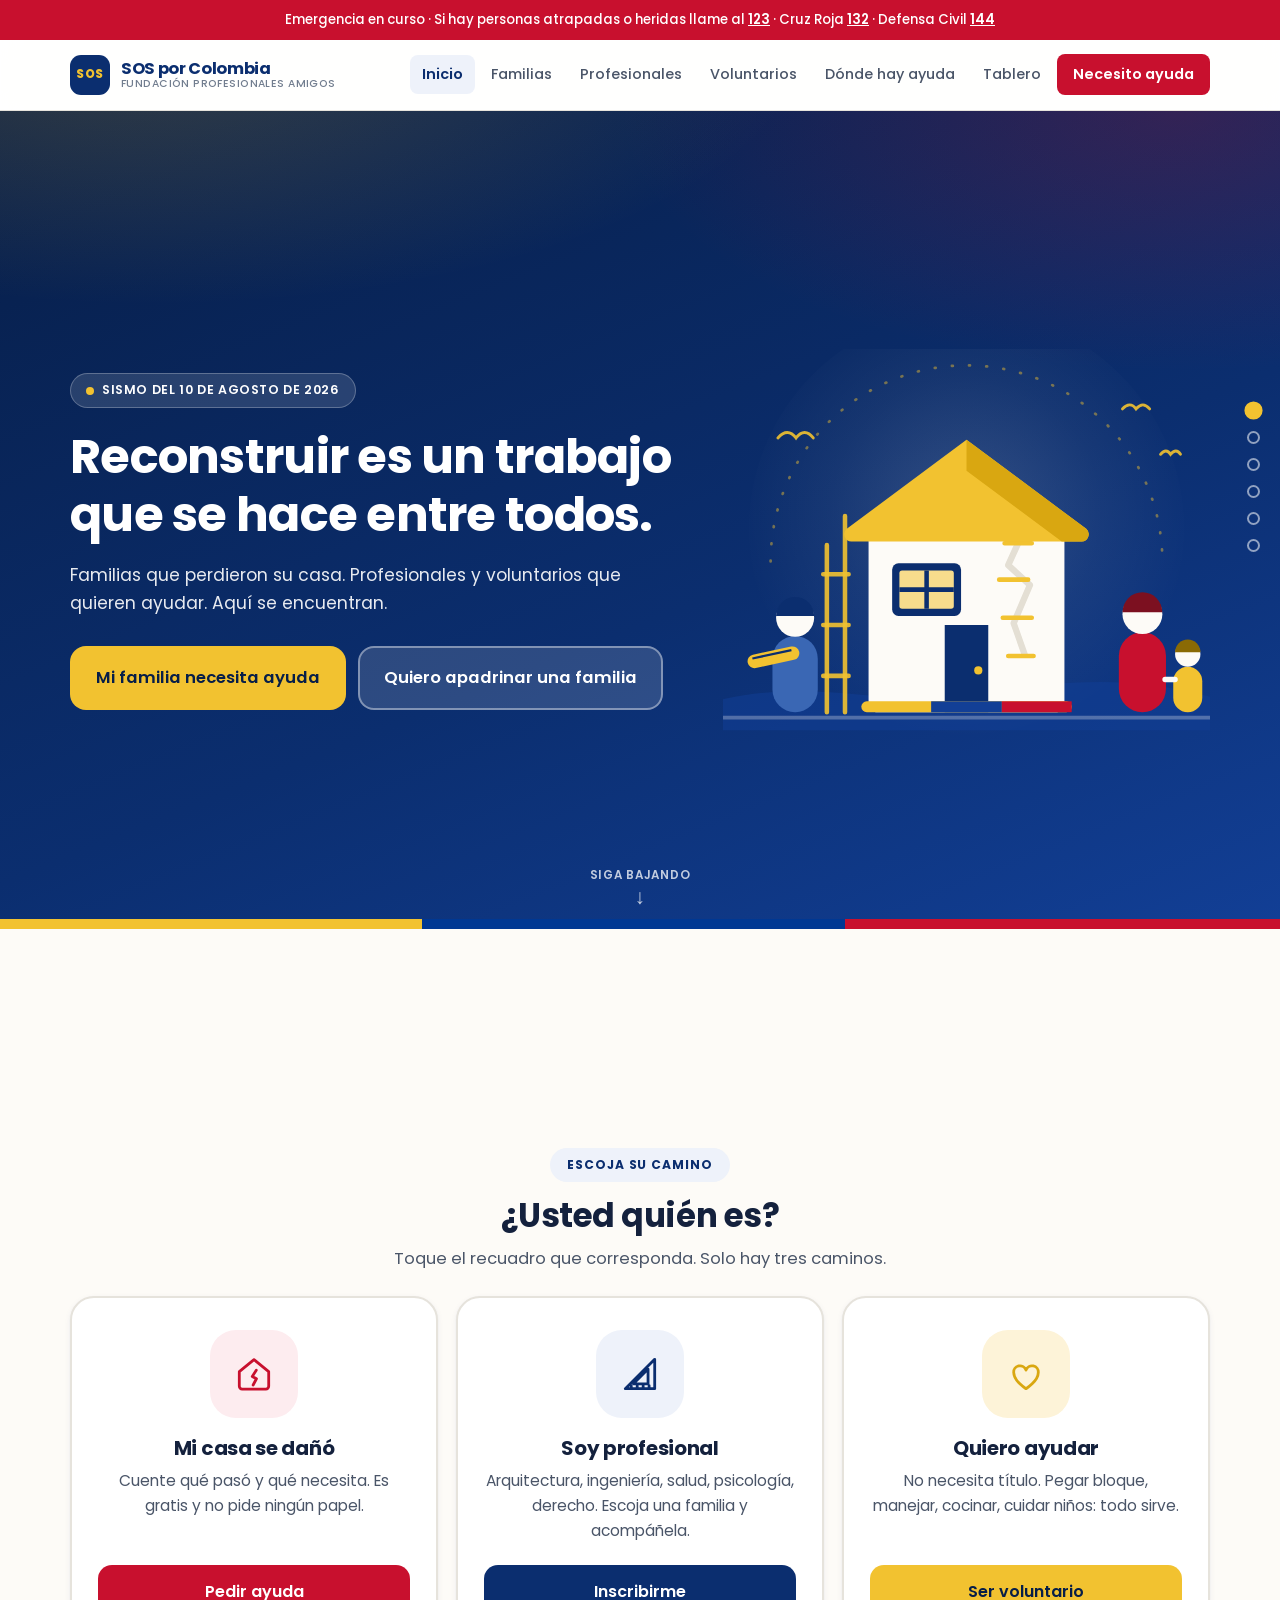
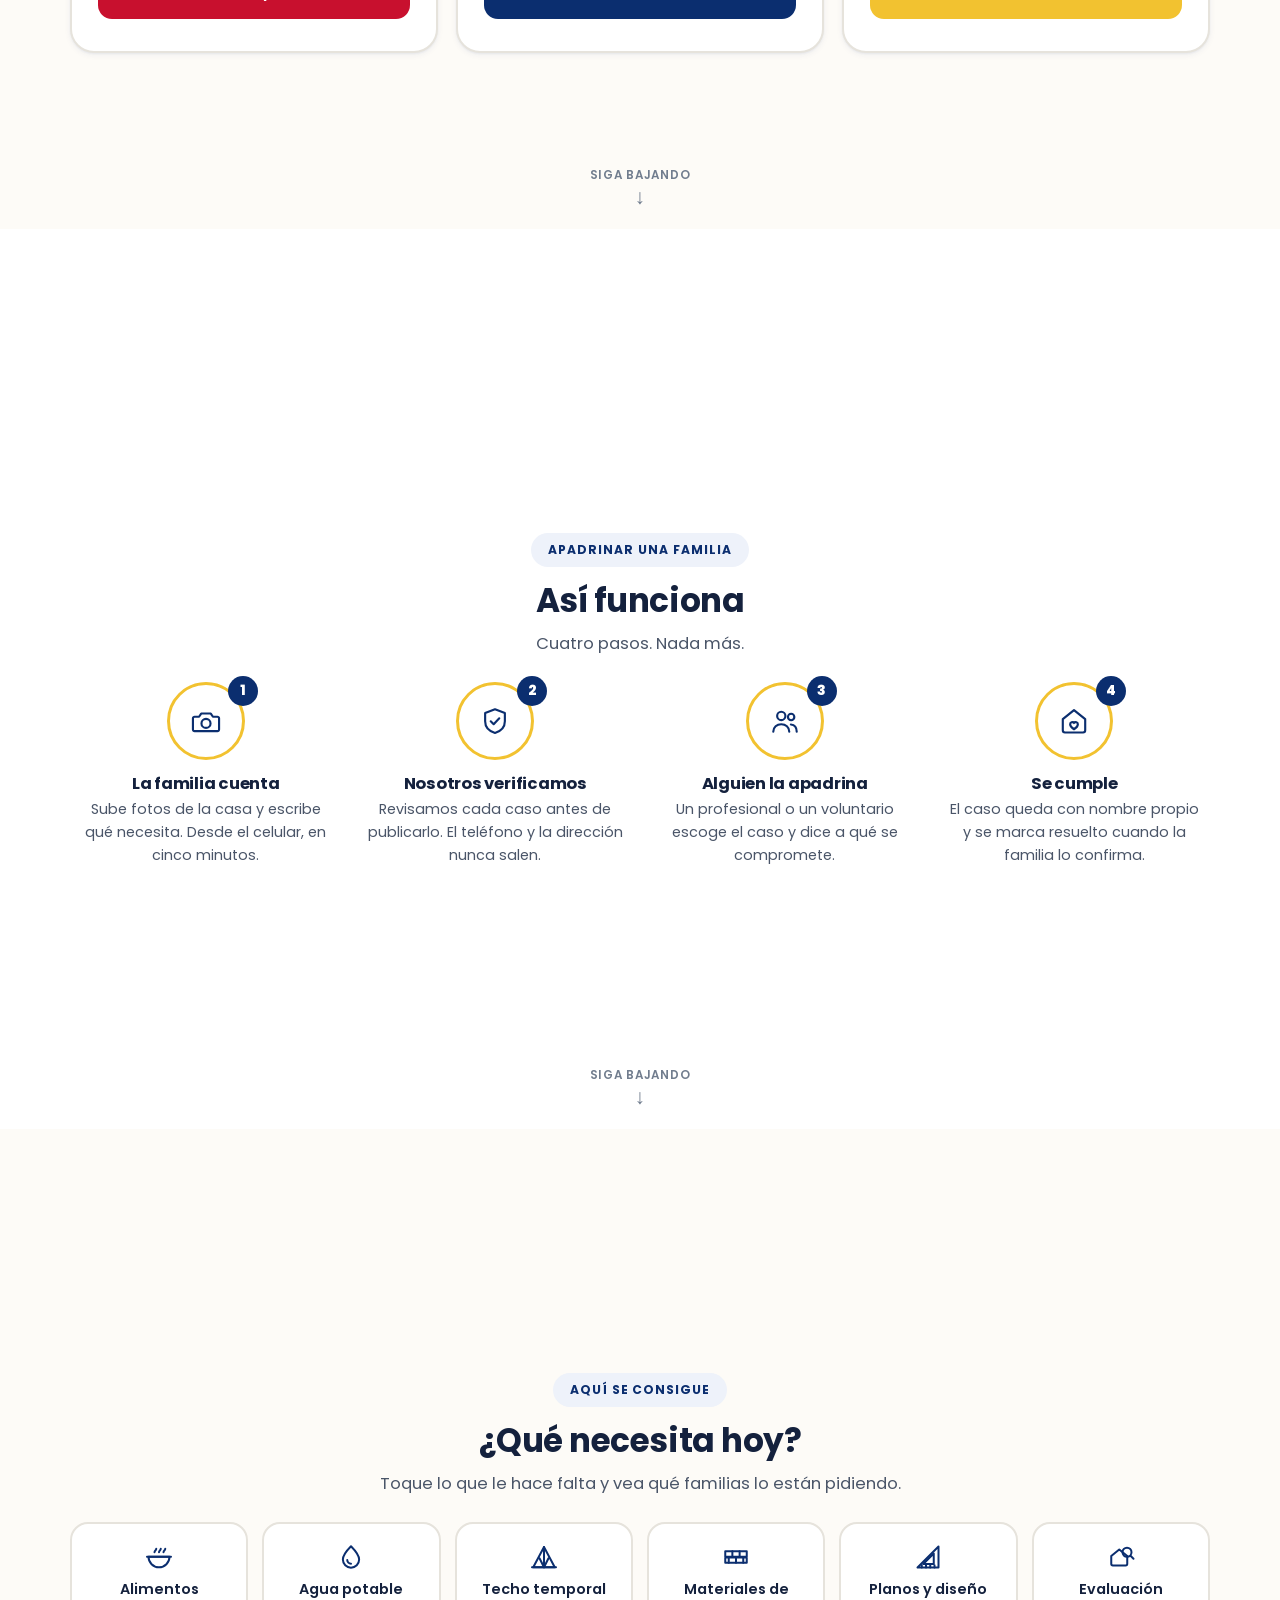
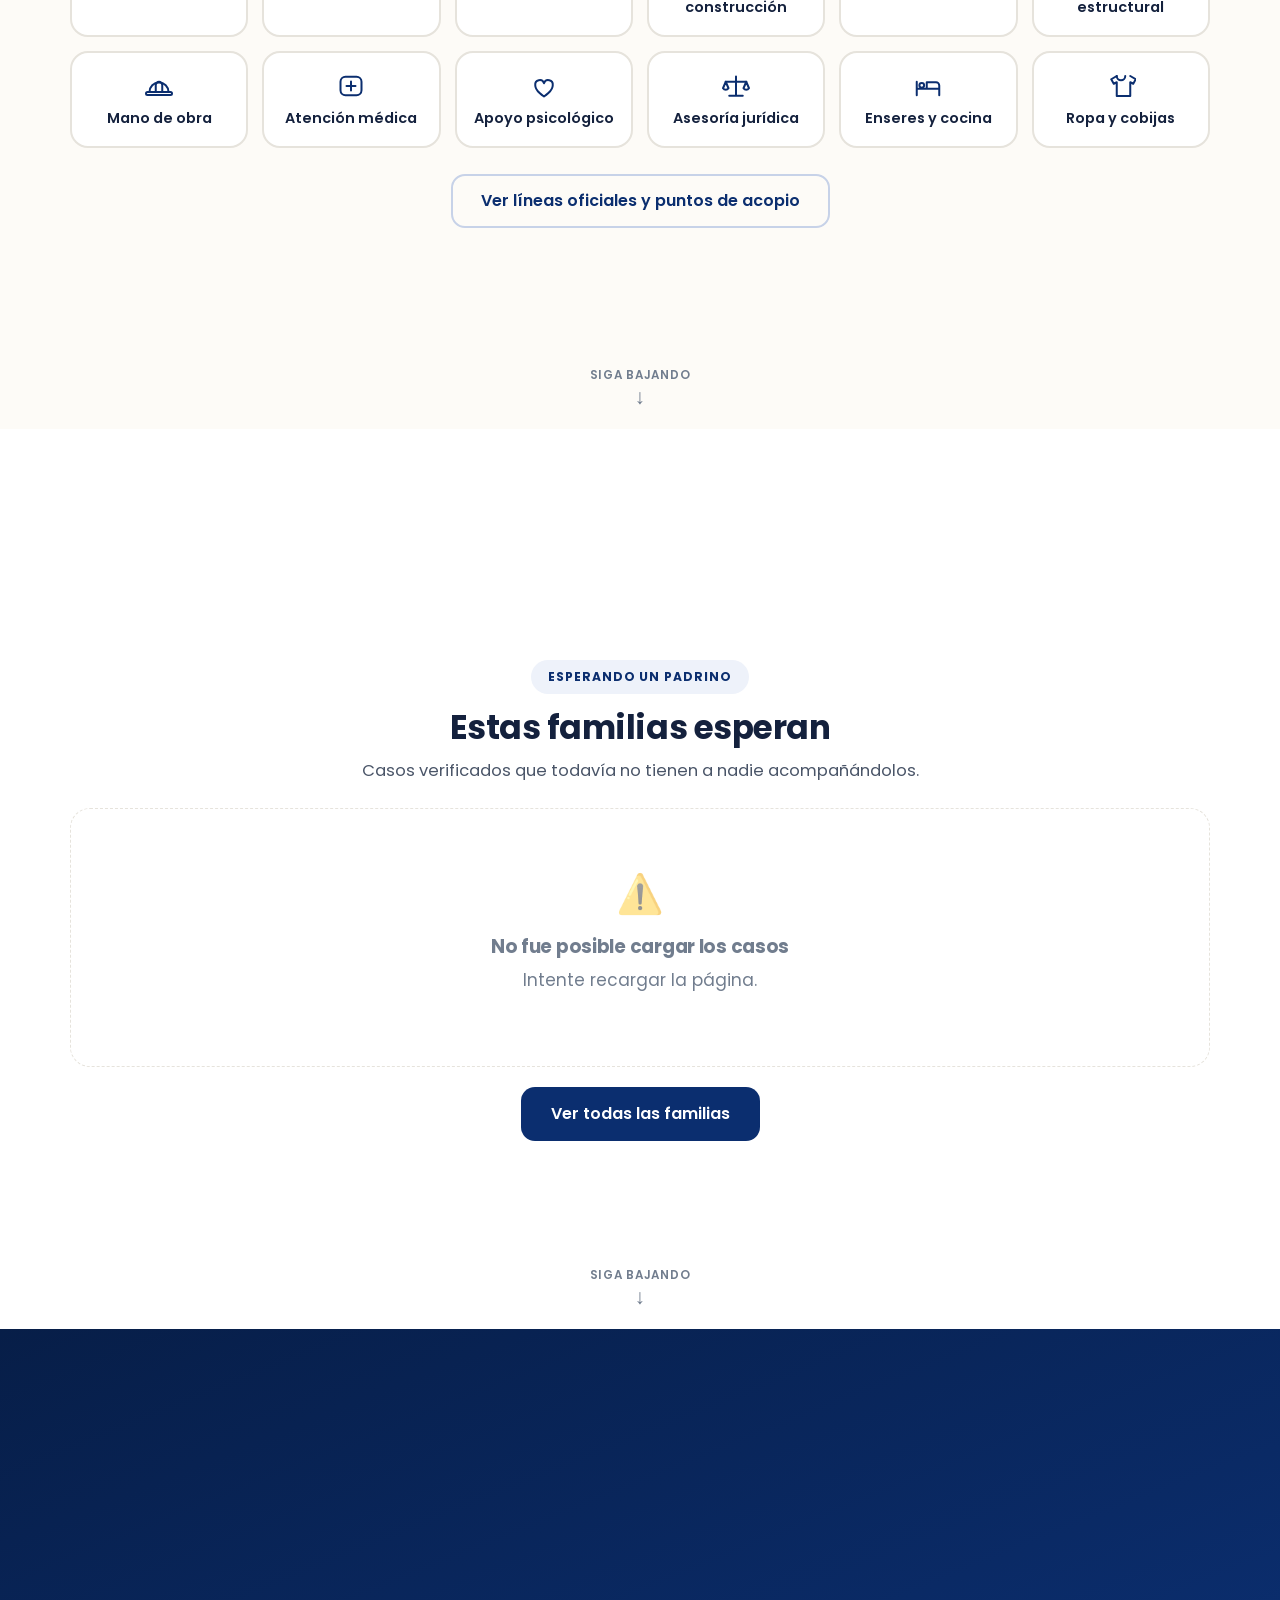
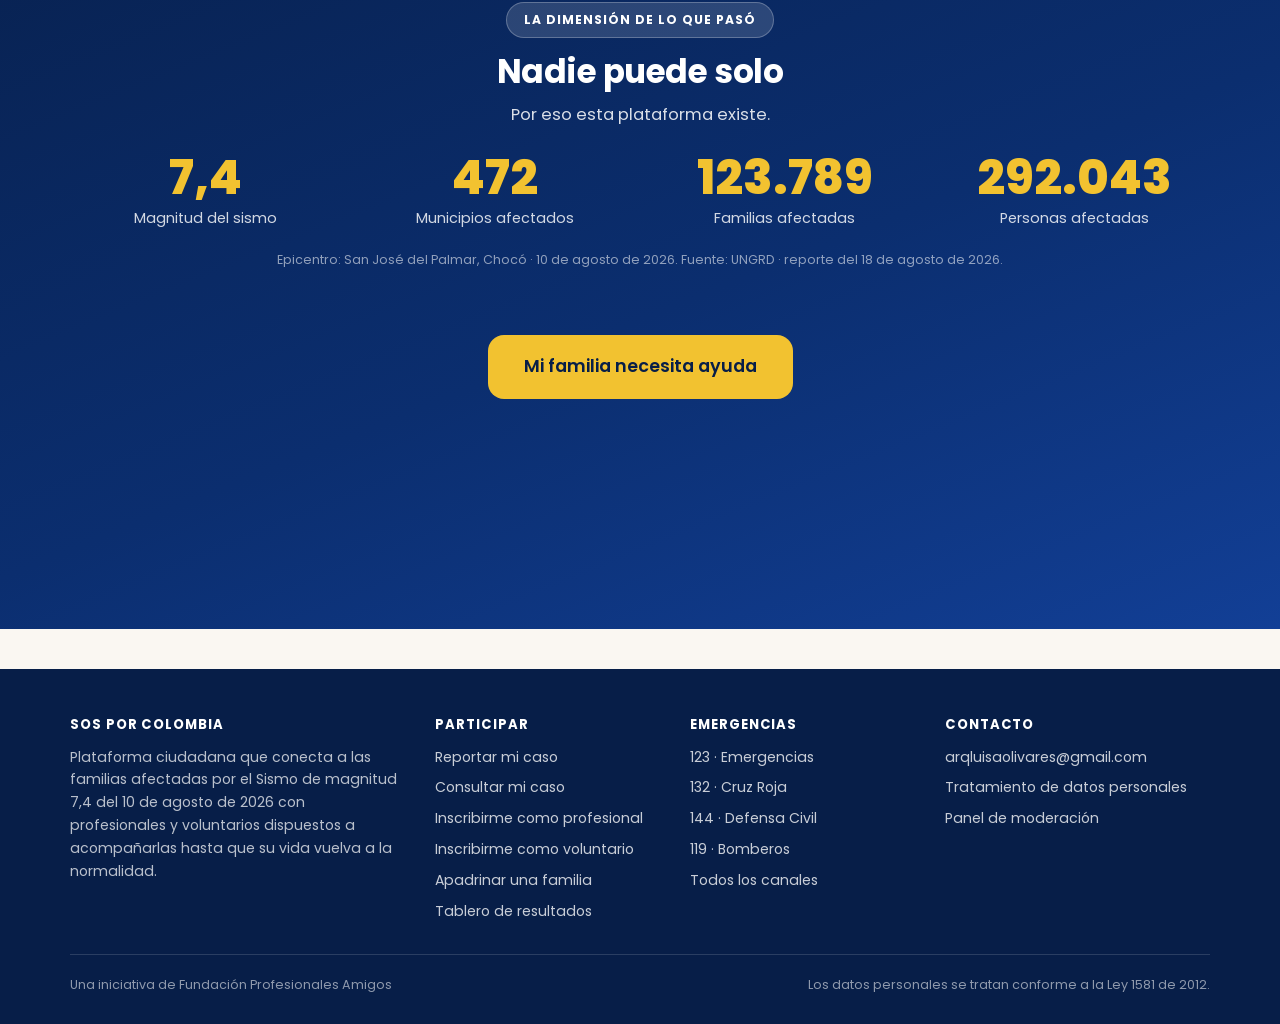
<file: index.html>
<!DOCTYPE html>
<html lang="es-CO" class="pantallas">
<head>
<meta charset="utf-8">
<meta name="viewport" content="width=device-width, initial-scale=1">
<title>SOS por Colombia · Reconstruir es un trabajo entre todos</title>
<meta name="description" content="Plataforma que conecta a las familias afectadas por el sismo del 10 de agosto de 2026 con arquitectos, ingenieros, profesionales y voluntarios dispuestos a acompañarlas.">
<meta property="og:title" content="SOS por Colombia">
<meta property="og:description" content="Conectamos a las familias damnificadas con profesionales y voluntarios que las acompañan hasta reconstruir.">
<meta property="og:type" content="website">
<link rel="icon" href="assets/img/favicon.svg" type="image/svg+xml">
<link rel="preconnect" href="https://fonts.googleapis.com">
<link rel="preconnect" href="https://fonts.gstatic.com" crossorigin>
<link href="https://fonts.googleapis.com/css2?family=Poppins:wght@400;500;600;700;800&display=swap" rel="stylesheet">
<link rel="stylesheet" href="assets/css/styles.css">
</head>
<body>

<main>

  <!-- ══════════ PANTALLA 1 · PORTADA ══════════ -->
  <section class="pantalla pantalla--oscura portada" id="p1" data-pantalla="Inicio" data-tono="oscuro">
    <div class="contenedor portada__rejilla">
      <div class="portada__columna">
        <span class="portada__etiqueta"><span class="portada__punto"></span> Sismo del 10 de agosto de 2026</span>

        <h1>Reconstruir es un trabajo que se hace entre todos.</h1>

        <p class="portada__texto">
          Familias que perdieron su casa. Profesionales y voluntarios que quieren ayudar.
          Aquí se encuentran.
        </p>

        <div class="portada__acciones">
          <a class="boton boton--dorado boton--grande" href="publicar.html">Mi familia necesita ayuda</a>
          <a class="boton boton--claro boton--grande" href="casos.html">Quiero apadrinar una familia</a>
        </div>
      </div>

      <div class="portada__ilustracion">
        <img src="assets/img/portada.svg" width="536" height="424"
             alt="Ilustración: una casa agrietada que vuelve a levantarse, con una familia, un profesional y un voluntario alrededor.">
      </div>
    </div>
    <button class="baja" type="button" data-ir="#p2" aria-label="Ver la siguiente pantalla">
      Siga bajando <span>↓</span>
    </button>
  </section>

  <!-- ══════════ PANTALLA 2 · POR DÓNDE ENTRA ══════════ -->
  <section class="pantalla pantalla--crema" id="p2" data-pantalla="Por dónde entro">
    <div class="contenedor">
      <div class="titulo-pantalla">
        <span class="rotulo">Escoja su camino</span>
        <h2>¿Usted quién es?</h2>
        <p>Toque el recuadro que corresponda. Solo hay tres caminos.</p>
      </div>

      <div class="rejilla rejilla--3 deslizable">
        <article class="camino">
          <div class="icono-grande icono-grande--rojo" data-icono="casa-danada" data-tam="42"></div>
          <h3>Mi casa se dañó</h3>
          <p>Cuente qué pasó y qué necesita. Es gratis y no pide ningún papel.</p>
          <a class="boton boton--rojo boton--ancho" href="publicar.html">Pedir ayuda</a>
        </article>

        <article class="camino">
          <div class="icono-grande" data-icono="escuadra" data-tam="42"></div>
          <h3>Soy profesional</h3>
          <p>Arquitectura, ingeniería, salud, psicología, derecho. Escoja una familia y acompáñela.</p>
          <a class="boton boton--primario boton--ancho" href="profesionales.html#inscribirme">Inscribirme</a>
        </article>

        <article class="camino">
          <div class="icono-grande icono-grande--dorado" data-icono="corazon" data-tam="42"></div>
          <h3>Quiero ayudar</h3>
          <p>No necesita título. Pegar bloque, manejar, cocinar, cuidar niños: todo sirve.</p>
          <a class="boton boton--dorado boton--ancho" href="voluntarios.html#inscribirme">Ser voluntario</a>
        </article>
      </div>
      <p class="pista">← Deslice para ver los tres caminos →</p>
    </div>
    <button class="baja" type="button" data-ir="#p3" aria-label="Ver la siguiente pantalla">
      Siga bajando <span>↓</span>
    </button>
  </section>

  <!-- ══════════ PANTALLA 3 · CÓMO FUNCIONA ══════════ -->
  <section class="pantalla pantalla--blanca" id="p3" data-pantalla="Cómo funciona">
    <div class="contenedor">
      <div class="titulo-pantalla">
        <span class="rotulo">Apadrinar una familia</span>
        <h2>Así funciona</h2>
        <p>Cuatro pasos. Nada más.</p>
      </div>

      <div class="rejilla rejilla--4">
        <article class="paso">
          <div class="paso__circulo" data-icono="camara" data-tam="32"><span class="paso__orden">1</span></div>
          <h3>La familia cuenta</h3>
          <p>Sube fotos de la casa y escribe qué necesita. Desde el celular, en cinco minutos.</p>
        </article>
        <article class="paso">
          <div class="paso__circulo" data-icono="escudo" data-tam="32"><span class="paso__orden">2</span></div>
          <h3>Nosotros verificamos</h3>
          <p>Revisamos cada caso antes de publicarlo. El teléfono y la dirección nunca salen.</p>
        </article>
        <article class="paso">
          <div class="paso__circulo" data-icono="personas" data-tam="32"><span class="paso__orden">3</span></div>
          <h3>Alguien la apadrina</h3>
          <p>Un profesional o un voluntario escoge el caso y dice a qué se compromete.</p>
        </article>
        <article class="paso">
          <div class="paso__circulo" data-icono="casa-corazon" data-tam="32"><span class="paso__orden">4</span></div>
          <h3>Se cumple</h3>
          <p>El caso queda con nombre propio y se marca resuelto cuando la familia lo confirma.</p>
        </article>
      </div>
    </div>
    <button class="baja" type="button" data-ir="#p4" aria-label="Ver la siguiente pantalla">
      Siga bajando <span>↓</span>
    </button>
  </section>

  <!-- ══════════ PANTALLA 4 · QUÉ NECESITA ══════════ -->
  <section class="pantalla pantalla--crema" id="p4" data-pantalla="Qué necesita">
    <div class="contenedor">
      <div class="titulo-pantalla">
        <span class="rotulo">Aquí se consigue</span>
        <h2>¿Qué necesita hoy?</h2>
        <p>Toque lo que le hace falta y vea qué familias lo están pidiendo.</p>
      </div>

      <div class="rejilla rejilla--4" id="tipos-ayuda" style="gap:14px"></div>

      <div class="centro" style="margin-top:26px">
        <a class="boton boton--linea" href="ayuda.html">Ver líneas oficiales y puntos de acopio</a>
      </div>
    </div>
    <button class="baja" type="button" data-ir="#p5" aria-label="Ver la siguiente pantalla">
      Siga bajando <span>↓</span>
    </button>
  </section>

  <!-- ══════════ PANTALLA 5 · FAMILIAS ══════════ -->
  <section class="pantalla pantalla--blanca" id="p5" data-pantalla="Familias">
    <div class="contenedor">
      <div class="titulo-pantalla">
        <span class="rotulo">Esperando un padrino</span>
        <h2>Estas familias esperan</h2>
        <p>Casos verificados que todavía no tienen a nadie acompañándolos.</p>
      </div>

      <div class="rejilla rejilla--3 deslizable" id="casos-portada">
        <div class="cargando"><div class="girador"></div>Cargando casos…</div>
      </div>
      <p class="pista">← Deslice para ver más familias →</p>

      <div class="centro" style="margin-top:20px">
        <a class="boton boton--primario" href="casos.html">Ver todas las familias</a>
      </div>
    </div>
    <button class="baja" type="button" data-ir="#p6" aria-label="Ver la siguiente pantalla">
      Siga bajando <span>↓</span>
    </button>
  </section>

  <!-- ══════════ PANTALLA 6 · CIFRAS ══════════ -->
  <section class="pantalla pantalla--oscura" id="p6" data-pantalla="Cifras" data-tono="oscuro"
           style="background:linear-gradient(158deg,var(--navy-900) 0%, var(--navy) 60%, #123f96 100%)">
    <div class="contenedor">
      <div class="titulo-pantalla">
        <span class="rotulo">La dimensión de lo que pasó</span>
        <h2 style="color:#fff">Nadie puede solo</h2>
        <p>Por eso esta plataforma existe.</p>
      </div>

      <div class="rejilla rejilla--4" id="contexto" style="gap:18px"></div>
      <p class="centro" style="margin:20px 0 0;font-size:.79rem;color:rgba(255,255,255,.55)" id="fuente-contexto"></p>

      <div class="rejilla rejilla--4" id="cifras-plataforma" style="gap:14px;margin-top:34px"></div>

      <div class="centro" style="margin-top:30px">
        <a class="boton boton--dorado boton--grande" href="publicar.html">Mi familia necesita ayuda</a>
      </div>
    </div>
  </section>

</main>

<script type="module" src="assets/js/pag-inicio.js"></script>
</body>
</html>
</file>
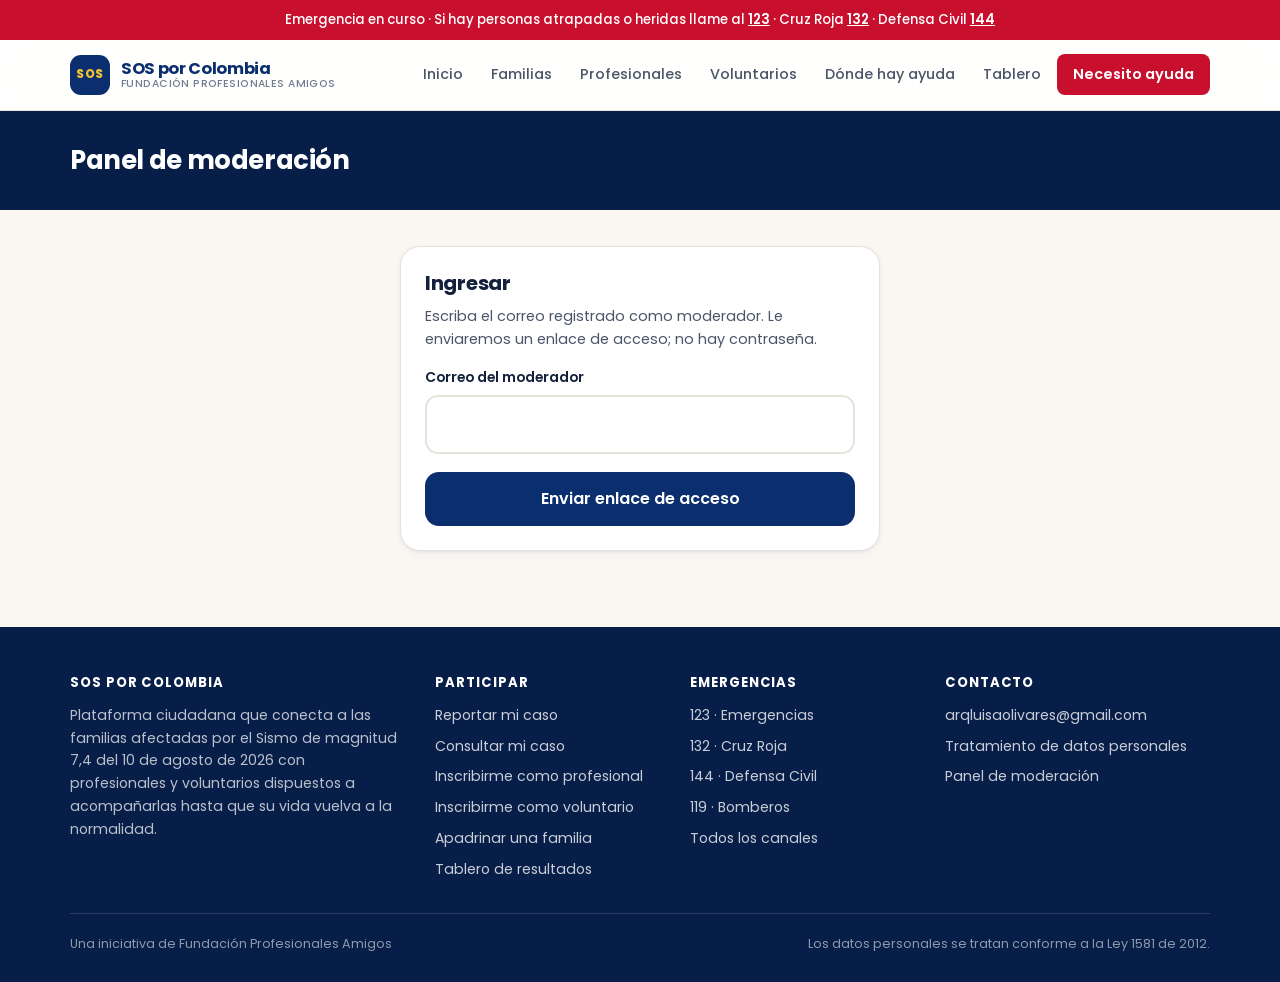
<file: admin.html>
<!DOCTYPE html>
<html lang="es-CO">
<head>
<meta charset="utf-8">
<meta name="viewport" content="width=device-width, initial-scale=1">
<meta name="robots" content="noindex, nofollow">
<title>Panel de moderación · SOS por Colombia</title>
<link rel="icon" href="assets/img/favicon.svg" type="image/svg+xml">
<link rel="preconnect" href="https://fonts.googleapis.com">
<link rel="preconnect" href="https://fonts.gstatic.com" crossorigin>
<link href="https://fonts.googleapis.com/css2?family=Poppins:wght@400;500;600;700;800&display=swap" rel="stylesheet">
<link rel="stylesheet" href="assets/css/styles.css">
</head>
<body>

<main>
  <section style="background:var(--navy-900);color:#fff;padding:34px 0 30px">
    <div class="contenedor" style="display:flex;justify-content:space-between;align-items:center;gap:16px;flex-wrap:wrap">
      <div>
        <h1 style="color:#fff;font-size:1.6rem;margin:0">Panel de moderación</h1>
        <p style="color:rgba(255,255,255,.7);margin:4px 0 0;font-size:.9rem" id="quien"></p>
      </div>
      <div style="display:flex;gap:10px;flex-wrap:wrap">
        <button class="boton boton--dorado boton--pequeno oculto" id="exportar">Descargar Excel</button>
        <button class="boton boton--whatsapp boton--pequeno oculto" id="resumen-equipo">Resumen al equipo</button>
        <button class="boton boton--claro boton--pequeno oculto" id="salir">Cerrar sesión</button>
      </div>
    </div>
  </section>

  <section class="seccion seccion--ajustada">
    <div class="contenedor">

      <!-- ACCESO -->
      <div id="acceso" class="tarjeta" style="max-width:480px;margin-inline:auto">
        <h2 style="font-size:1.25rem">Ingresar</h2>
        <p style="font-size:.9rem;color:var(--ink-2)">
          Escriba el correo registrado como moderador. Le enviaremos un enlace de acceso; no hay contraseña.
        </p>
        <form id="form-acceso" class="formulario" novalidate>
          <div class="campo">
            <label for="ac-email">Correo del moderador</label>
            <input type="email" id="ac-email" name="email" required autocomplete="email">
          </div>
          <button class="boton boton--primario boton--ancho" type="submit">Enviar enlace de acceso</button>
        </form>
      </div>

      <!-- PANEL -->
      <div id="panel" class="oculto">
        <div class="rejilla rejilla--4" id="resumen" style="margin-bottom:26px"></div>

        <div style="display:flex;gap:8px;flex-wrap:wrap;margin-bottom:20px" id="pestanas">
          <button class="boton boton--primario boton--pequeno" data-tabla="casos">Casos</button>
          <button class="boton boton--linea boton--pequeno" data-tabla="profesionales">Profesionales</button>
          <button class="boton boton--linea boton--pequeno" data-tabla="voluntarios">Voluntarios</button>
          <button class="boton boton--linea boton--pequeno" data-tabla="apadrinamientos">Apadrinamientos</button>
          <button class="boton boton--linea boton--pequeno" data-tabla="puntos_ayuda">Puntos de ayuda</button>
        </div>

        <div style="display:flex;gap:8px;flex-wrap:wrap;margin-bottom:16px" id="estados">
          <button class="boton boton--linea boton--pequeno" data-estado="">Todos</button>
          <button class="boton boton--primario boton--pequeno" data-estado="pendiente">Pendientes</button>
          <button class="boton boton--linea boton--pequeno" data-estado="aprobado">Aprobados</button>
          <button class="boton boton--linea boton--pequeno" data-estado="rechazado">Rechazados</button>
        </div>

        <div id="contenido">
          <div class="cargando"><div class="girador"></div>Cargando…</div>
        </div>
      </div>

    </div>
  </section>
</main>

<script type="module" src="assets/js/pag-admin.js"></script>
</body>
</html>
</file>
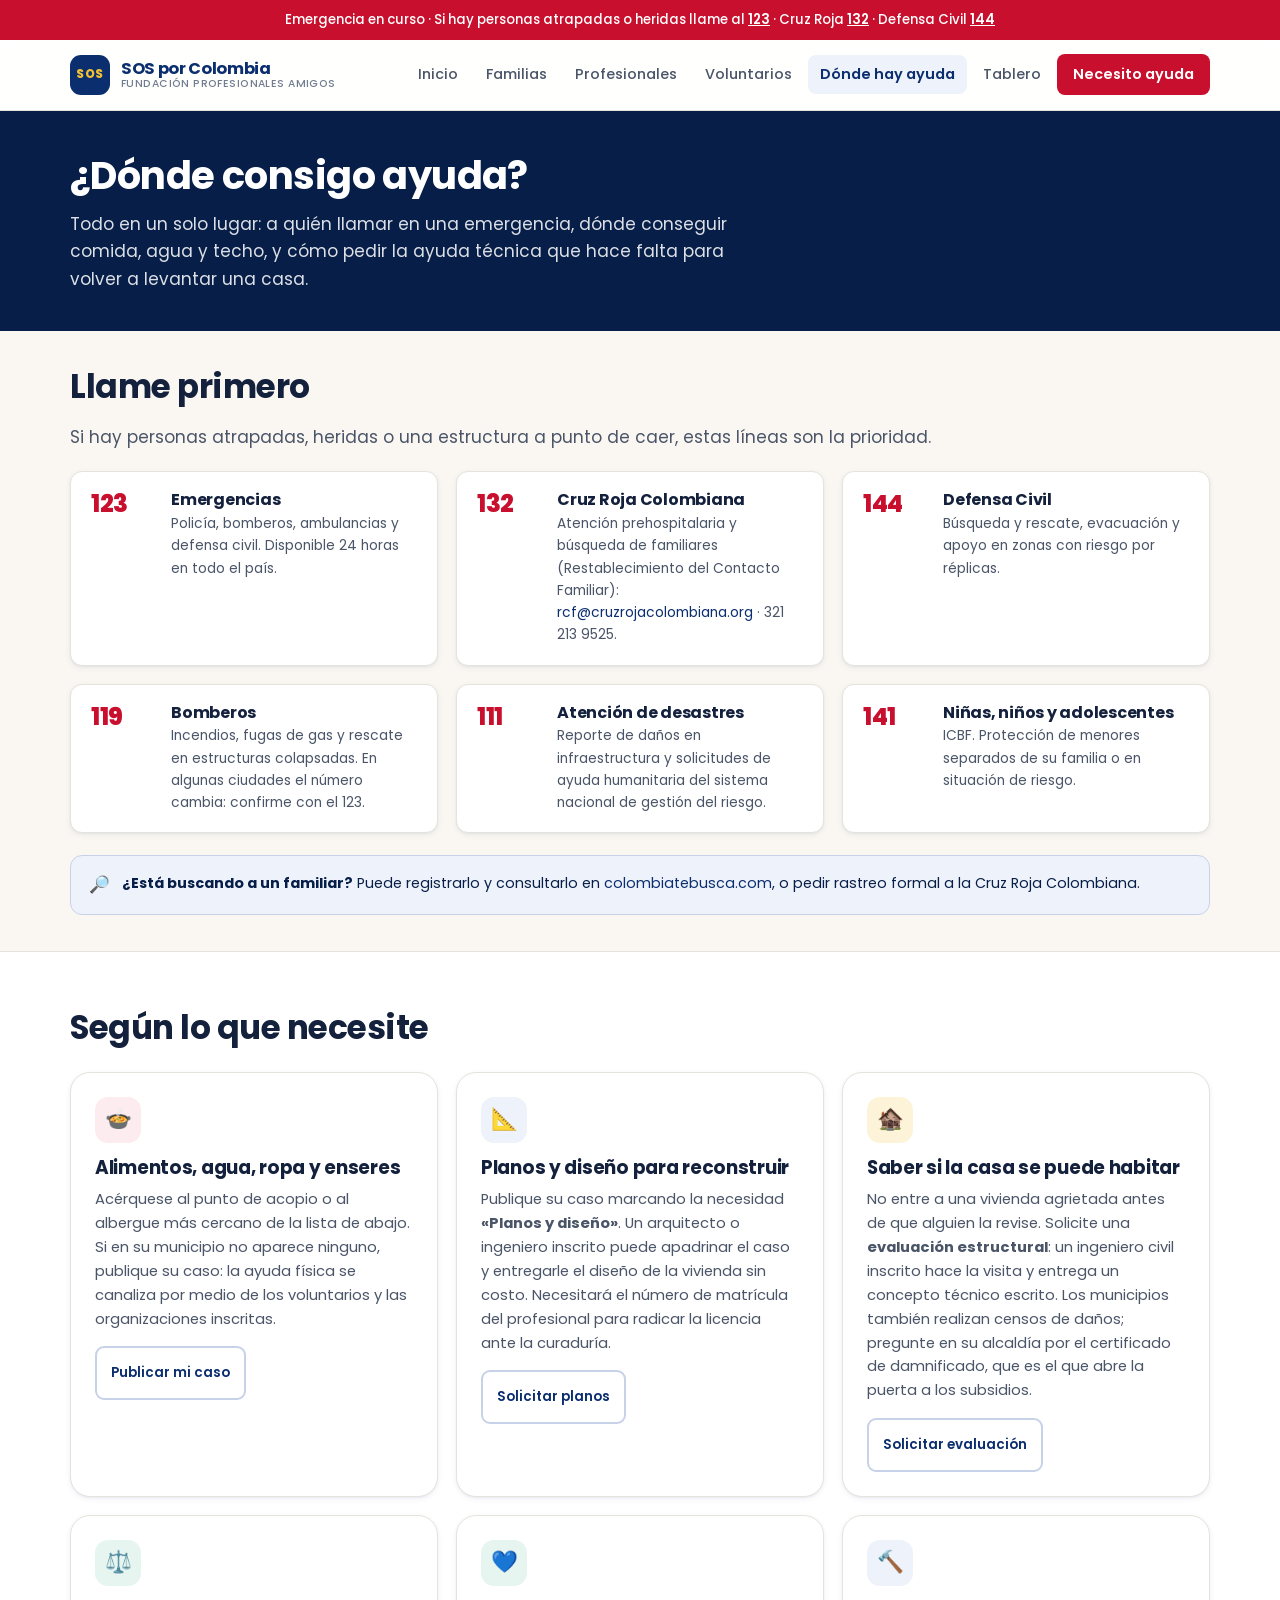
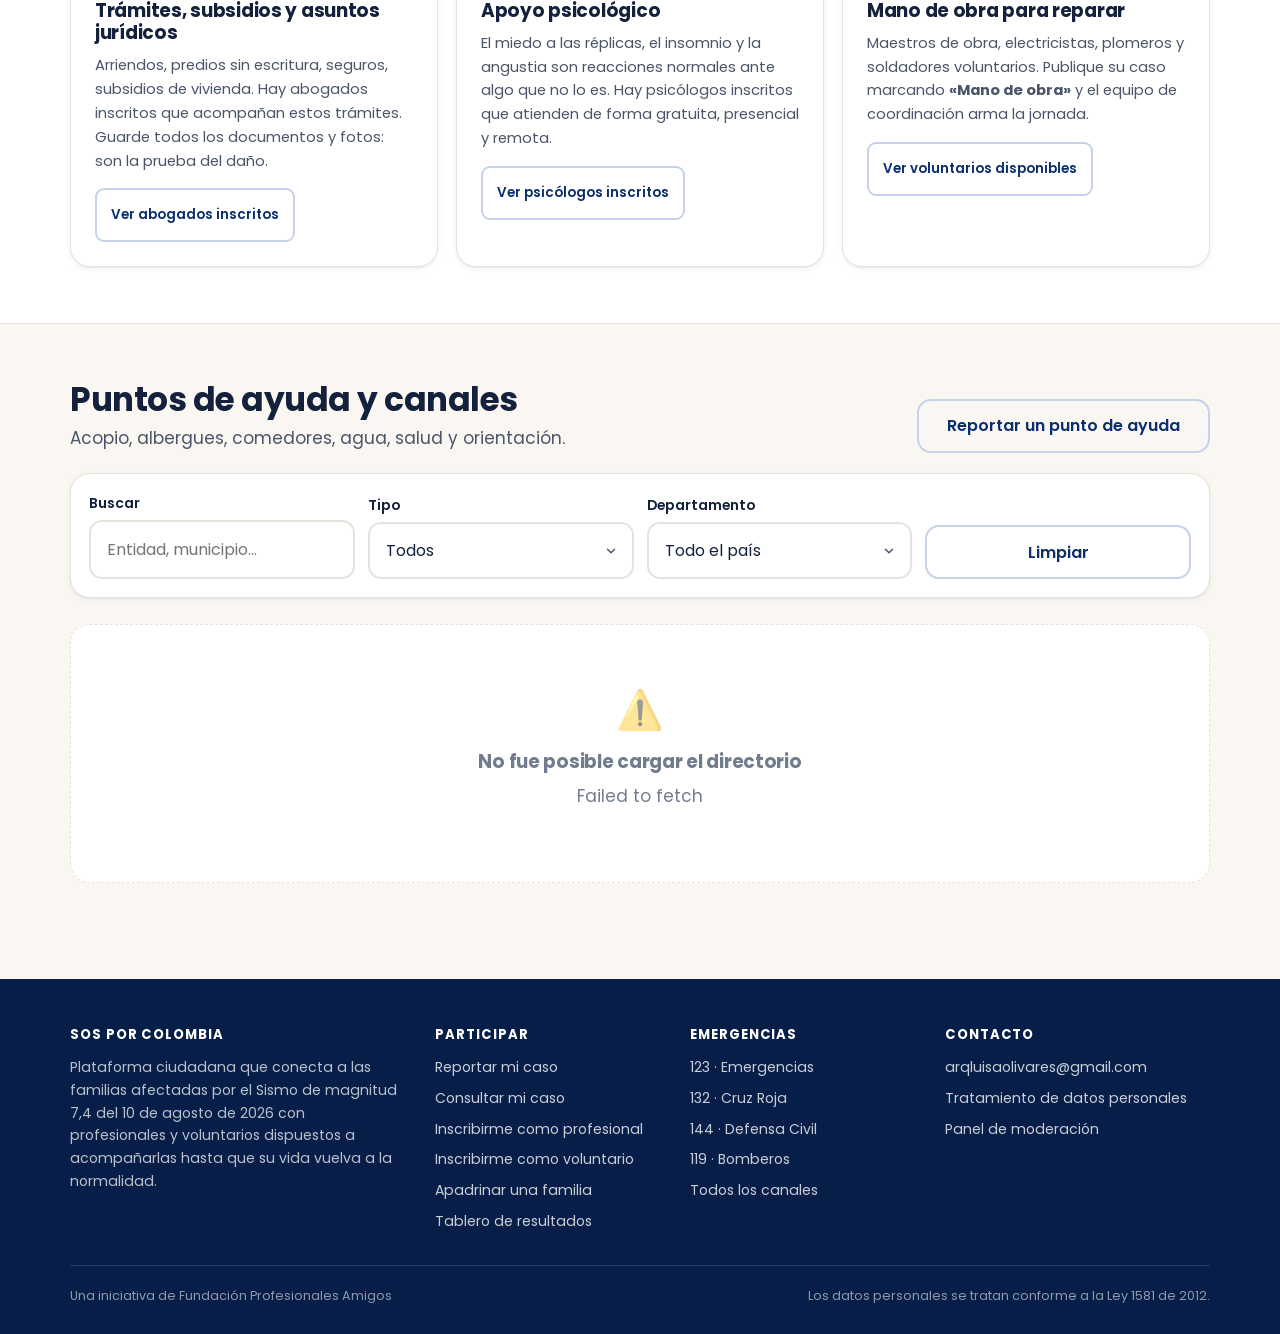
<file: ayuda.html>
<!DOCTYPE html>
<html lang="es-CO">
<head>
<meta charset="utf-8">
<meta name="viewport" content="width=device-width, initial-scale=1">
<title>¿Dónde consigo ayuda? · SOS por Colombia</title>
<meta name="description" content="Líneas oficiales, puntos de acopio, albergues, ayuda técnica y jurídica para los afectados por el sismo del 10 de agosto de 2026.">
<link rel="icon" href="assets/img/favicon.svg" type="image/svg+xml">
<link rel="preconnect" href="https://fonts.googleapis.com">
<link rel="preconnect" href="https://fonts.gstatic.com" crossorigin>
<link href="https://fonts.googleapis.com/css2?family=Poppins:wght@400;500;600;700;800&display=swap" rel="stylesheet">
<link rel="stylesheet" href="assets/css/styles.css">
</head>
<body>

<main>
  <section style="background:var(--navy-900);color:#fff;padding:42px 0 38px">
    <div class="contenedor">
      <h1 style="color:#fff;font-size:clamp(1.7rem,3.4vw,2.4rem);margin-bottom:.3em">¿Dónde consigo ayuda?</h1>
      <p style="color:rgba(255,255,255,.86);max-width:680px;margin:0">
        Todo en un solo lugar: a quién llamar en una emergencia, dónde conseguir comida, agua y techo,
        y cómo pedir la ayuda técnica que hace falta para volver a levantar una casa.
      </p>
    </div>
  </section>

  <!-- LÍNEAS DE EMERGENCIA -->
  <section class="seccion seccion--ajustada">
    <div class="contenedor">
      <h2>Llame primero</h2>
      <p style="color:var(--ink-2)">Si hay personas atrapadas, heridas o una estructura a punto de caer, estas líneas son la prioridad.</p>
      <div class="rejilla rejilla--2" style="margin-top:20px">
        <div class="linea-ayuda">
          <div class="linea-ayuda__num">123</div>
          <div class="linea-ayuda__cuerpo">
            <h3>Emergencias</h3>
            <p>Policía, bomberos, ambulancias y defensa civil. Disponible 24 horas en todo el país.</p>
          </div>
        </div>
        <div class="linea-ayuda">
          <div class="linea-ayuda__num">132</div>
          <div class="linea-ayuda__cuerpo">
            <h3>Cruz Roja Colombiana</h3>
            <p>Atención prehospitalaria y búsqueda de familiares (Restablecimiento del Contacto Familiar):
            <a href="mailto:rcf@cruzrojacolombiana.org">rcf@cruzrojacolombiana.org</a> · 321 213 9525.</p>
          </div>
        </div>
        <div class="linea-ayuda">
          <div class="linea-ayuda__num">144</div>
          <div class="linea-ayuda__cuerpo">
            <h3>Defensa Civil</h3>
            <p>Búsqueda y rescate, evacuación y apoyo en zonas con riesgo por réplicas.</p>
          </div>
        </div>
        <div class="linea-ayuda">
          <div class="linea-ayuda__num">119</div>
          <div class="linea-ayuda__cuerpo">
            <h3>Bomberos</h3>
            <p>Incendios, fugas de gas y rescate en estructuras colapsadas. En algunas ciudades el número cambia: confirme con el 123.</p>
          </div>
        </div>
        <div class="linea-ayuda">
          <div class="linea-ayuda__num">111</div>
          <div class="linea-ayuda__cuerpo">
            <h3>Atención de desastres</h3>
            <p>Reporte de daños en infraestructura y solicitudes de ayuda humanitaria del sistema nacional de gestión del riesgo.</p>
          </div>
        </div>
        <div class="linea-ayuda">
          <div class="linea-ayuda__num">141</div>
          <div class="linea-ayuda__cuerpo">
            <h3>Niñas, niños y adolescentes</h3>
            <p>ICBF. Protección de menores separados de su familia o en situación de riesgo.</p>
          </div>
        </div>
      </div>

      <div class="aviso aviso--info" style="margin-top:22px">
        <span class="aviso__icono">🔎</span>
        <div>
          <strong>¿Está buscando a un familiar?</strong> Puede registrarlo y consultarlo en
          <a href="https://colombiatebusca.com/" target="_blank" rel="noopener">colombiatebusca.com</a>,
          o pedir rastreo formal a la Cruz Roja Colombiana.
        </div>
      </div>
    </div>
  </section>

  <!-- QUÉ NECESITA -->
  <section class="seccion" style="background:#fff;border-block:1px solid var(--line)">
    <div class="contenedor">
      <h2>Según lo que necesite</h2>
      <div class="rejilla rejilla--2" style="margin-top:24px">

        <article class="tarjeta">
          <div class="icono-caja icono-caja--rojo">🍲</div>
          <h3>Alimentos, agua, ropa y enseres</h3>
          <p style="font-size:.92rem;color:var(--ink-2)">
            Acérquese al punto de acopio o al albergue más cercano de la lista de abajo. Si en su municipio
            no aparece ninguno, publique su caso: la ayuda física se canaliza por medio de los voluntarios
            y las organizaciones inscritas.
          </p>
          <a class="boton boton--linea boton--pequeno" href="publicar.html">Publicar mi caso</a>
        </article>

        <article class="tarjeta">
          <div class="icono-caja">📐</div>
          <h3>Planos y diseño para reconstruir</h3>
          <p style="font-size:.92rem;color:var(--ink-2)">
            Publique su caso marcando la necesidad <strong>«Planos y diseño»</strong>. Un arquitecto o
            ingeniero inscrito puede apadrinar el caso y entregarle el diseño de la vivienda sin costo.
            Necesitará el número de matrícula del profesional para radicar la licencia ante la curaduría.
          </p>
          <a class="boton boton--linea boton--pequeno" href="publicar.html">Solicitar planos</a>
        </article>

        <article class="tarjeta">
          <div class="icono-caja icono-caja--dorado">🏚️</div>
          <h3>Saber si la casa se puede habitar</h3>
          <p style="font-size:.92rem;color:var(--ink-2)">
            No entre a una vivienda agrietada antes de que alguien la revise. Solicite una
            <strong>evaluación estructural</strong>: un ingeniero civil inscrito hace la visita y entrega
            un concepto técnico escrito. Los municipios también realizan censos de daños; pregunte en su
            alcaldía por el certificado de damnificado, que es el que abre la puerta a los subsidios.
          </p>
          <a class="boton boton--linea boton--pequeno" href="publicar.html">Solicitar evaluación</a>
        </article>

        <article class="tarjeta">
          <div class="icono-caja icono-caja--verde">⚖️</div>
          <h3>Trámites, subsidios y asuntos jurídicos</h3>
          <p style="font-size:.92rem;color:var(--ink-2)">
            Arriendos, predios sin escritura, seguros, subsidios de vivienda. Hay abogados inscritos que
            acompañan estos trámites. Guarde todos los documentos y fotos: son la prueba del daño.
          </p>
          <a class="boton boton--linea boton--pequeno" href="profesionales.html?profesion=derecho">Ver abogados inscritos</a>
        </article>

        <article class="tarjeta">
          <div class="icono-caja icono-caja--verde">💙</div>
          <h3>Apoyo psicológico</h3>
          <p style="font-size:.92rem;color:var(--ink-2)">
            El miedo a las réplicas, el insomnio y la angustia son reacciones normales ante algo que no lo es.
            Hay psicólogos inscritos que atienden de forma gratuita, presencial y remota.
          </p>
          <a class="boton boton--linea boton--pequeno" href="profesionales.html?profesion=psicologia">Ver psicólogos inscritos</a>
        </article>

        <article class="tarjeta">
          <div class="icono-caja">🔨</div>
          <h3>Mano de obra para reparar</h3>
          <p style="font-size:.92rem;color:var(--ink-2)">
            Maestros de obra, electricistas, plomeros y soldadores voluntarios. Publique su caso marcando
            <strong>«Mano de obra»</strong> y el equipo de coordinación arma la jornada.
          </p>
          <a class="boton boton--linea boton--pequeno" href="voluntarios.html">Ver voluntarios disponibles</a>
        </article>

      </div>
    </div>
  </section>

  <!-- DIRECTORIO -->
  <section class="seccion">
    <div class="contenedor">
      <div style="display:flex;align-items:flex-end;justify-content:space-between;gap:18px;flex-wrap:wrap;margin-bottom:20px">
        <div>
          <h2 style="margin-bottom:.15em">Puntos de ayuda y canales</h2>
          <p style="color:var(--ink-2);margin:0">Acopio, albergues, comedores, agua, salud y orientación.</p>
        </div>
        <button class="boton boton--linea" id="btn-proponer">Reportar un punto de ayuda</button>
      </div>

      <form class="filtros" id="filtros">
        <div class="campo">
          <label for="f-busqueda">Buscar</label>
          <input type="text" id="f-busqueda" name="busqueda" placeholder="Entidad, municipio…">
        </div>
        <div class="campo">
          <label for="f-tipo">Tipo</label>
          <select id="f-tipo" name="tipo"></select>
        </div>
        <div class="campo">
          <label for="f-departamento">Departamento</label>
          <select id="f-departamento" name="departamento"></select>
        </div>
        <div class="campo">
          <button type="button" class="boton boton--linea boton--ancho" id="limpiar">Limpiar</button>
        </div>
      </form>

      <div class="rejilla rejilla--2" id="lista">
        <div class="cargando"><div class="girador"></div>Cargando…</div>
      </div>
    </div>
  </section>
</main>

<script type="module" src="assets/js/pag-ayuda.js"></script>
</body>
</html>
</file>
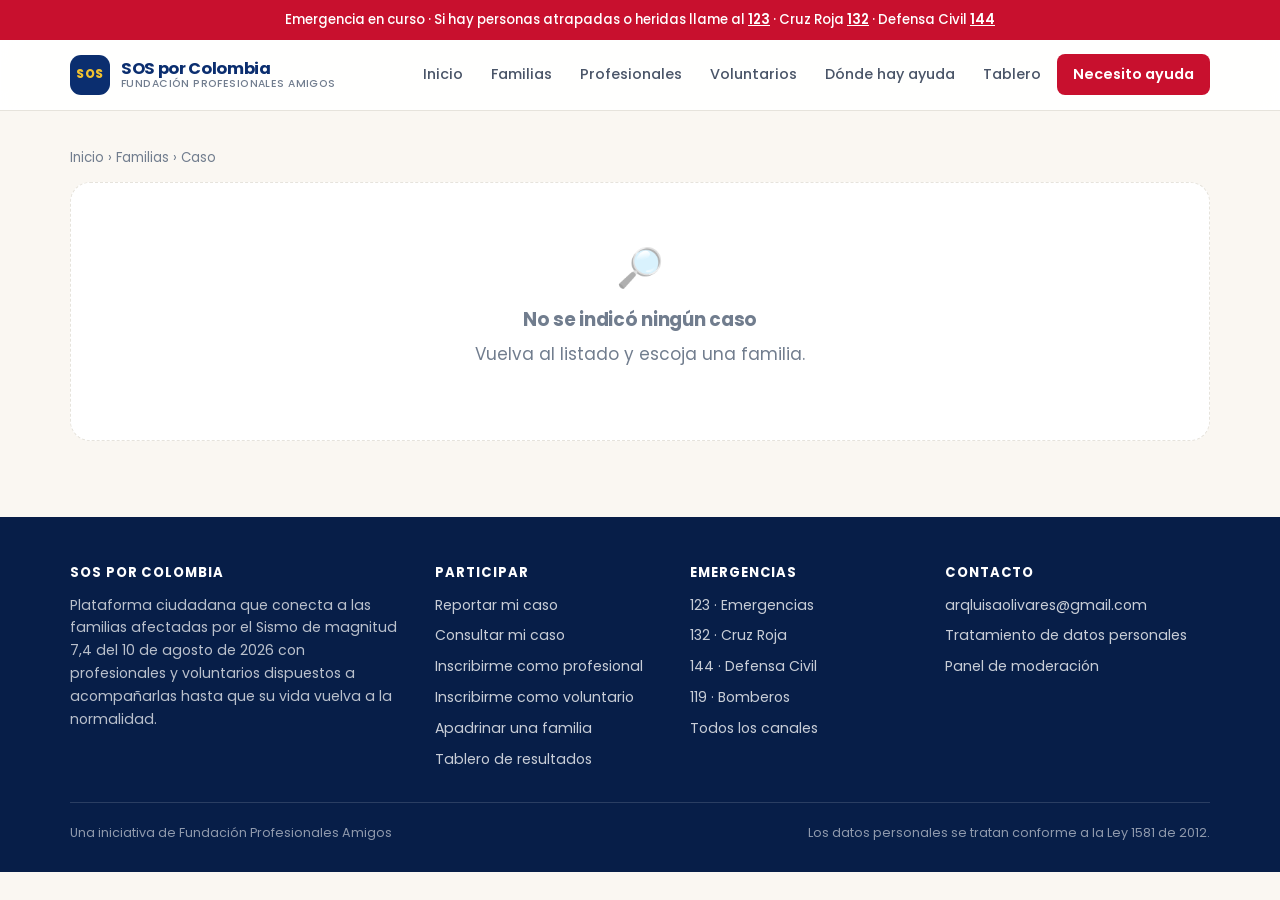
<file: caso.html>
<!DOCTYPE html>
<html lang="es-CO">
<head>
<meta charset="utf-8">
<meta name="viewport" content="width=device-width, initial-scale=1">
<title>Caso · SOS por Colombia</title>
<meta name="description" content="Detalle del caso de una familia afectada por el sismo del 10 de agosto de 2026.">
<link rel="icon" href="assets/img/favicon.svg" type="image/svg+xml">
<link rel="preconnect" href="https://fonts.googleapis.com">
<link rel="preconnect" href="https://fonts.gstatic.com" crossorigin>
<link href="https://fonts.googleapis.com/css2?family=Poppins:wght@400;500;600;700;800&display=swap" rel="stylesheet">
<link rel="stylesheet" href="assets/css/styles.css">
</head>
<body>

<main>
  <section class="seccion seccion--ajustada">
    <div class="contenedor">
      <nav class="migas"><a href="index.html">Inicio</a> › <a href="casos.html">Familias</a> › <span id="miga-codigo">Caso</span></nav>
      <div id="contenido">
        <div class="cargando"><div class="girador"></div>Cargando el caso…</div>
      </div>
    </div>
  </section>
</main>

<script type="module" src="assets/js/pag-caso.js"></script>
</body>
</html>
</file>
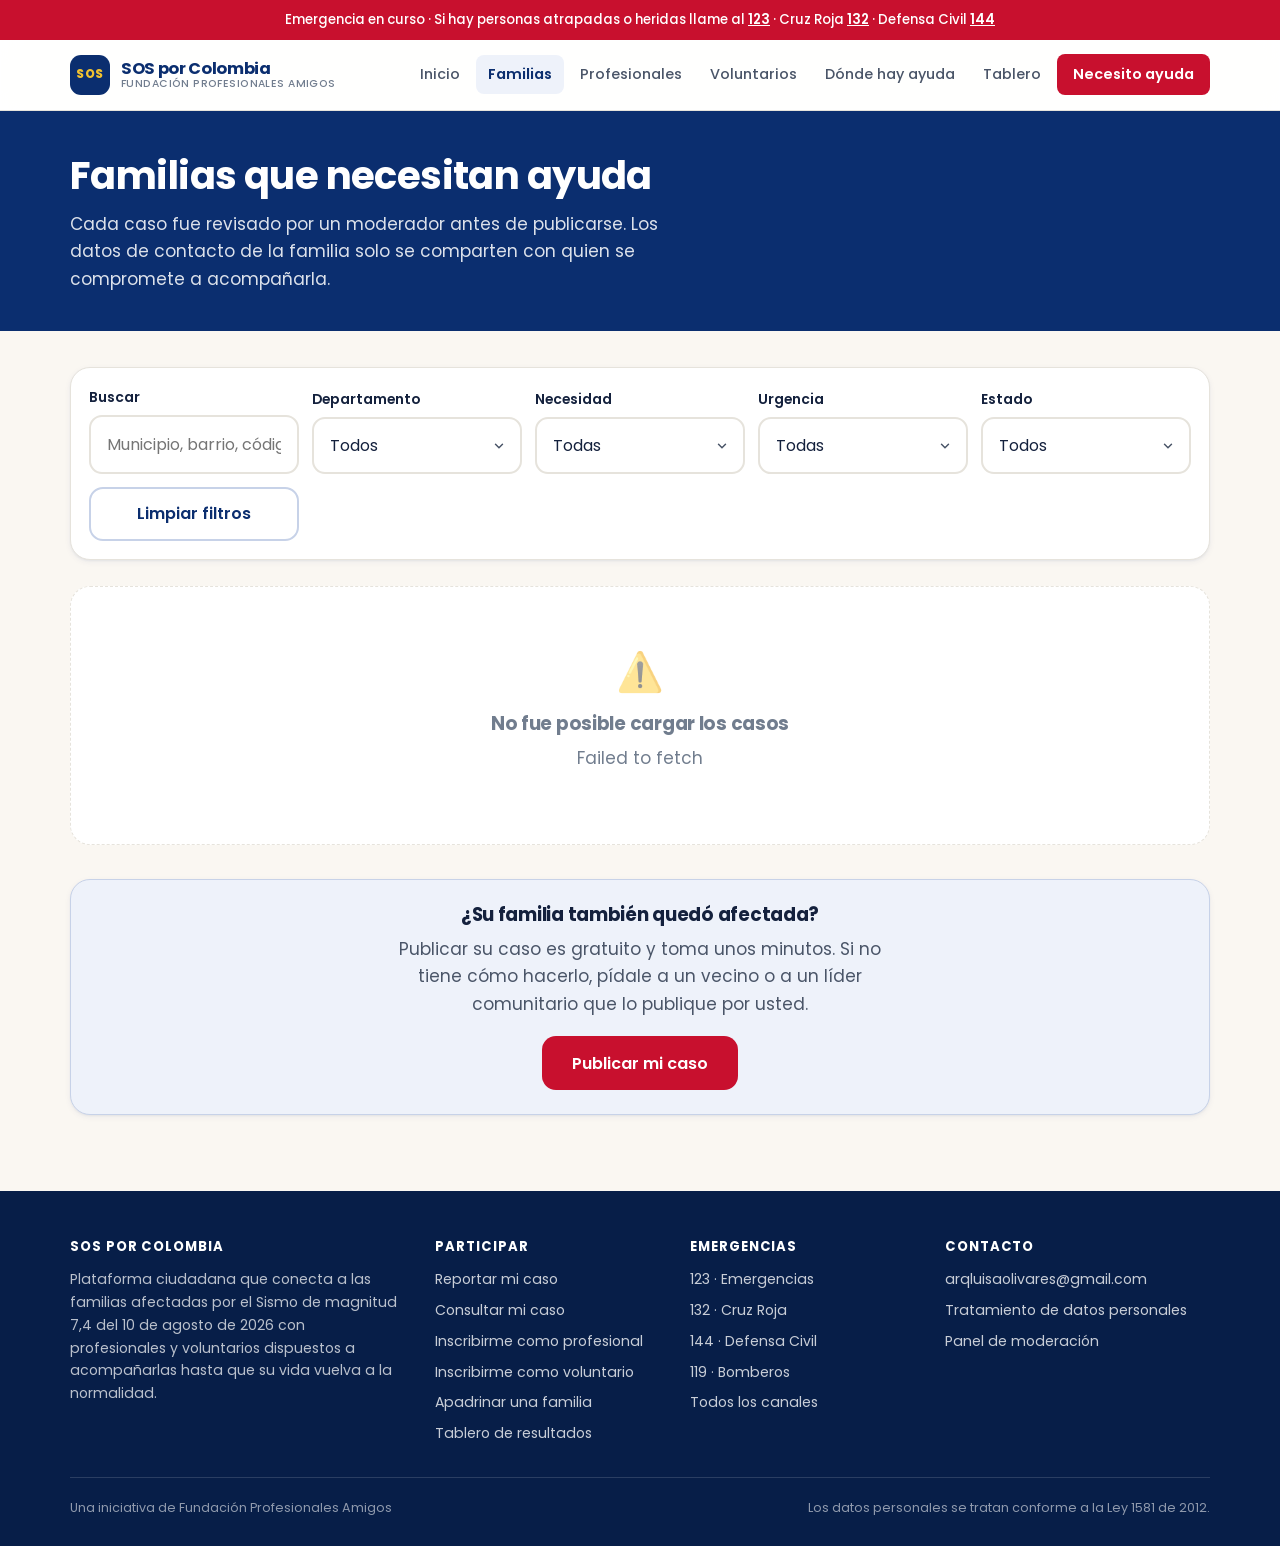
<file: casos.html>
<!DOCTYPE html>
<html lang="es-CO">
<head>
<meta charset="utf-8">
<meta name="viewport" content="width=device-width, initial-scale=1">
<title>Familias que necesitan ayuda · SOS por Colombia</title>
<meta name="description" content="Casos verificados de familias afectadas por el sismo. Escoja uno y comprométase con algo concreto.">
<link rel="icon" href="assets/img/favicon.svg" type="image/svg+xml">
<link rel="preconnect" href="https://fonts.googleapis.com">
<link rel="preconnect" href="https://fonts.gstatic.com" crossorigin>
<link href="https://fonts.googleapis.com/css2?family=Poppins:wght@400;500;600;700;800&display=swap" rel="stylesheet">
<link rel="stylesheet" href="assets/css/styles.css">
</head>
<body>

<main>
  <section style="background:var(--navy);color:#fff;padding:42px 0 38px">
    <div class="contenedor">
      <h1 style="color:#fff;font-size:clamp(1.7rem,3.4vw,2.4rem);margin-bottom:.3em">Familias que necesitan ayuda</h1>
      <p style="color:rgba(255,255,255,.86);max-width:640px;margin:0">
        Cada caso fue revisado por un moderador antes de publicarse. Los datos de contacto de la familia
        solo se comparten con quien se compromete a acompañarla.
      </p>
    </div>
  </section>

  <section class="seccion seccion--ajustada">
    <div class="contenedor">

      <form class="filtros" id="filtros">
        <div class="campo">
          <label for="f-busqueda">Buscar</label>
          <input type="text" id="f-busqueda" name="busqueda" placeholder="Municipio, barrio, código…">
        </div>
        <div class="campo">
          <label for="f-departamento">Departamento</label>
          <select id="f-departamento" name="departamento"></select>
        </div>
        <div class="campo">
          <label for="f-necesidad">Necesidad</label>
          <select id="f-necesidad" name="necesidad"></select>
        </div>
        <div class="campo">
          <label for="f-urgencia">Urgencia</label>
          <select id="f-urgencia" name="urgencia">
            <option value="">Todas</option>
            <option value="alta">Alta</option>
            <option value="media">Media</option>
            <option value="baja">Baja</option>
          </select>
        </div>
        <div class="campo">
          <label for="f-estado">Estado</label>
          <select id="f-estado" name="estado">
            <option value="">Todos</option>
            <option value="sin_padrino">Sin padrino</option>
            <option value="apadrinado">Ya apadrinados</option>
            <option value="resuelto">Resueltos</option>
          </select>
        </div>
        <div class="campo">
          <button type="button" class="boton boton--linea boton--ancho" id="limpiar">Limpiar filtros</button>
        </div>
      </form>

      <p id="conteo" style="color:var(--ink-3);font-size:.9rem;margin-bottom:18px"></p>

      <div class="rejilla rejilla--3" id="lista">
        <div class="cargando"><div class="girador"></div>Cargando casos…</div>
      </div>

      <div class="tarjeta centro" style="margin-top:34px;background:#EEF2FA;border-color:#C7D2E8">
        <h3>¿Su familia también quedó afectada?</h3>
        <p style="color:var(--ink-2);max-width:520px;margin:0 auto 18px">
          Publicar su caso es gratuito y toma unos minutos. Si no tiene cómo hacerlo, pídale a un vecino o
          a un líder comunitario que lo publique por usted.
        </p>
        <a class="boton boton--rojo" href="publicar.html">Publicar mi caso</a>
      </div>

    </div>
  </section>
</main>

<script type="module" src="assets/js/pag-casos.js"></script>
</body>
</html>
</file>
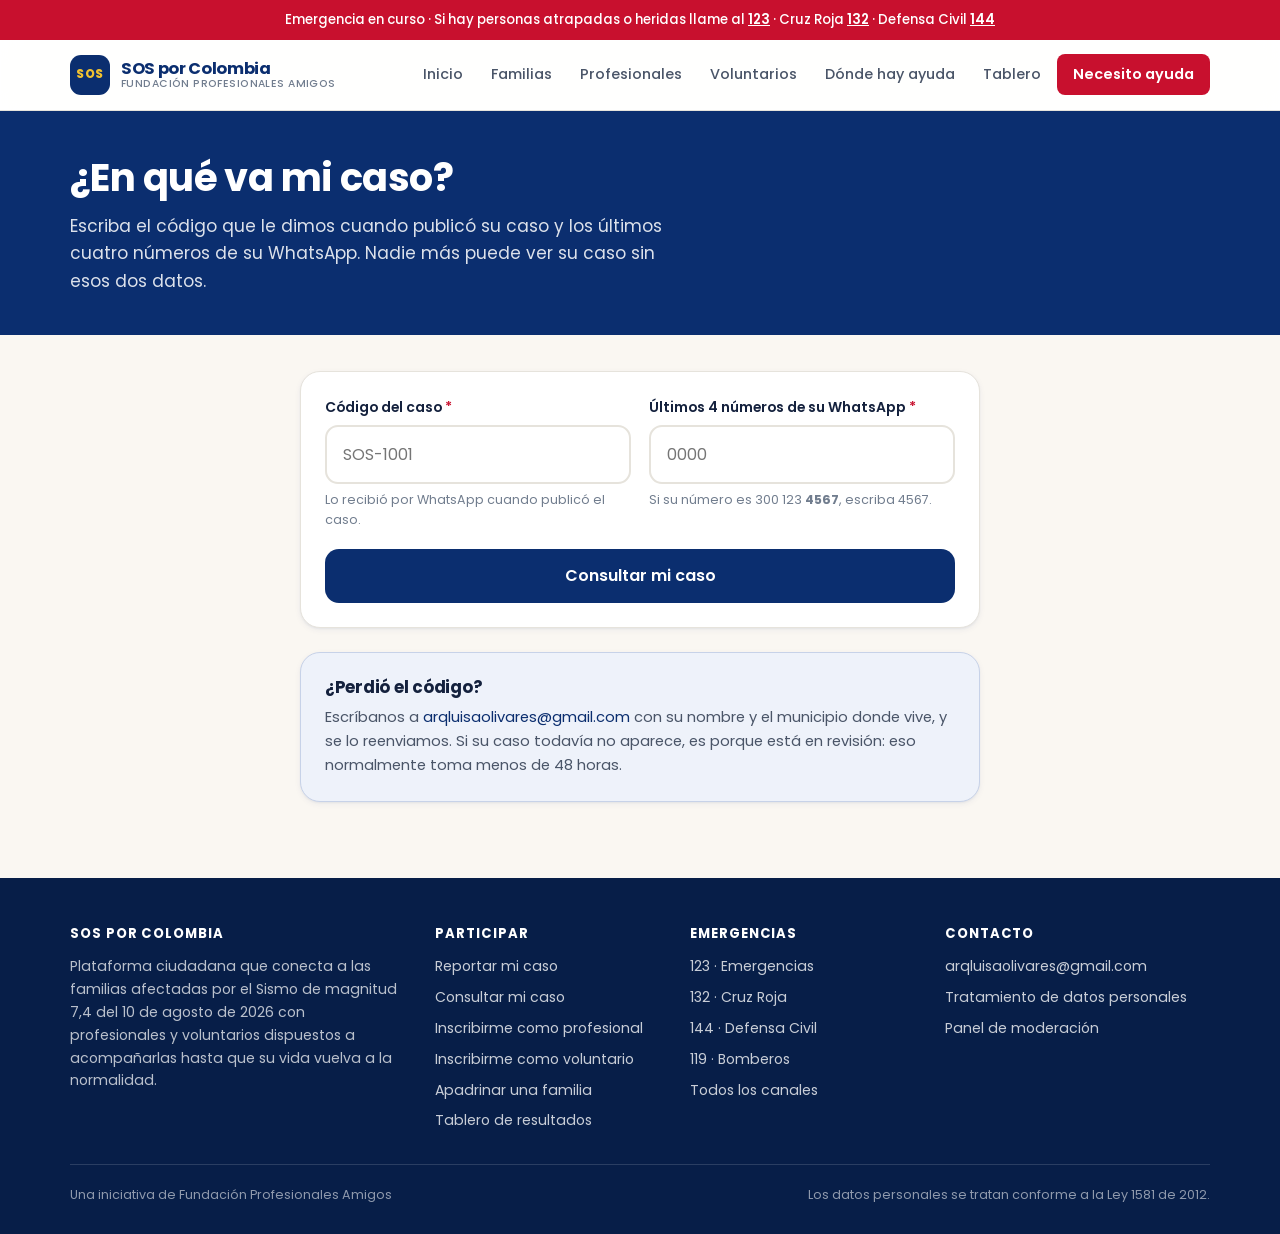
<file: consulta.html>
<!DOCTYPE html>
<html lang="es-CO">
<head>
<meta charset="utf-8">
<meta name="viewport" content="width=device-width, initial-scale=1">
<title>Consultar mi caso · SOS por Colombia</title>
<meta name="description" content="Consulte en qué va su caso con el código que le entregamos y los últimos cuatro dígitos de su WhatsApp.">
<link rel="icon" href="assets/img/favicon.svg" type="image/svg+xml">
<link rel="preconnect" href="https://fonts.googleapis.com">
<link rel="preconnect" href="https://fonts.gstatic.com" crossorigin>
<link href="https://fonts.googleapis.com/css2?family=Poppins:wght@400;500;600;700;800&display=swap" rel="stylesheet">
<link rel="stylesheet" href="assets/css/styles.css">
</head>
<body>

<main>
  <section style="background:var(--navy);color:#fff;padding:44px 0 40px">
    <div class="contenedor">
      <h1 style="color:#fff;font-size:clamp(1.7rem,3.4vw,2.4rem);margin-bottom:.3em">¿En qué va mi caso?</h1>
      <p style="color:rgba(255,255,255,.86);max-width:620px;margin:0">
        Escriba el código que le dimos cuando publicó su caso y los últimos cuatro números
        de su WhatsApp. Nadie más puede ver su caso sin esos dos datos.
      </p>
    </div>
  </section>

  <section class="seccion seccion--ajustada">
    <div class="contenedor" style="max-width:720px">

      <form id="form-consulta" class="tarjeta formulario" novalidate>
        <div class="campos-fila">
          <div class="campo">
            <label for="codigo">Código del caso <span style="color:var(--red)">*</span></label>
            <input type="text" id="codigo" name="codigo" required placeholder="SOS-1001"
                   autocomplete="off" spellcheck="false" style="text-transform:uppercase">
            <span class="ayuda">Lo recibió por WhatsApp cuando publicó el caso.</span>
          </div>
          <div class="campo">
            <label for="telefono">Últimos 4 números de su WhatsApp <span style="color:var(--red)">*</span></label>
            <input type="text" id="telefono" name="telefono" required maxlength="10"
                   inputmode="numeric" placeholder="0000" autocomplete="off">
            <span class="ayuda">Si su número es 300 123 <strong>4567</strong>, escriba 4567.</span>
          </div>
        </div>
        <button class="boton boton--primario boton--ancho" type="submit">Consultar mi caso</button>
      </form>

      <div id="resultado" style="margin-top:24px"></div>

      <div class="tarjeta" style="margin-top:24px;background:#EEF2FA;border-color:#C7D2E8">
        <h3 style="font-size:1.05rem">¿Perdió el código?</h3>
        <p style="font-size:.92rem;color:var(--ink-2);margin:0">
          Escríbanos a <a href="mailto:arqluisaolivares@gmail.com">arqluisaolivares@gmail.com</a>
          con su nombre y el municipio donde vive, y se lo reenviamos. Si su caso todavía no aparece,
          es porque está en revisión: eso normalmente toma menos de 48 horas.
        </p>
      </div>

    </div>
  </section>
</main>

<script type="module" src="assets/js/pag-consulta.js"></script>
</body>
</html>
</file>
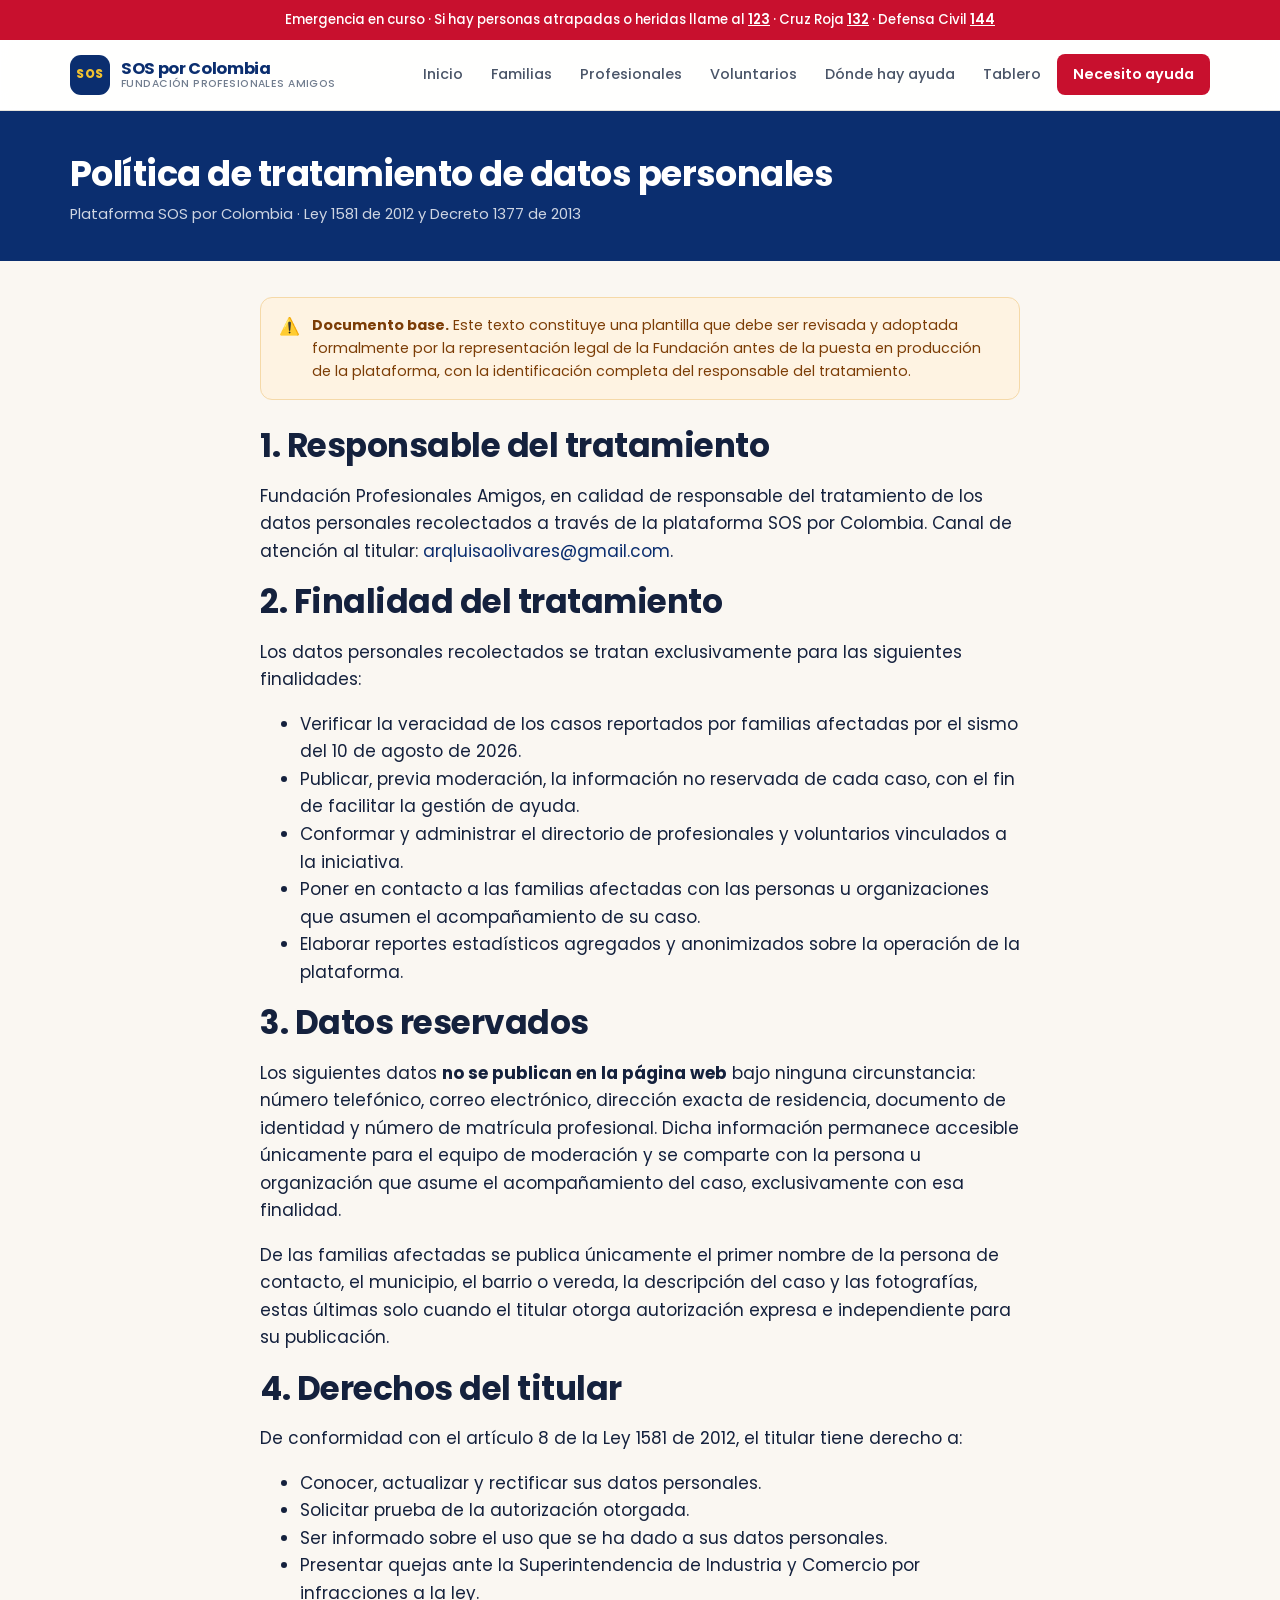
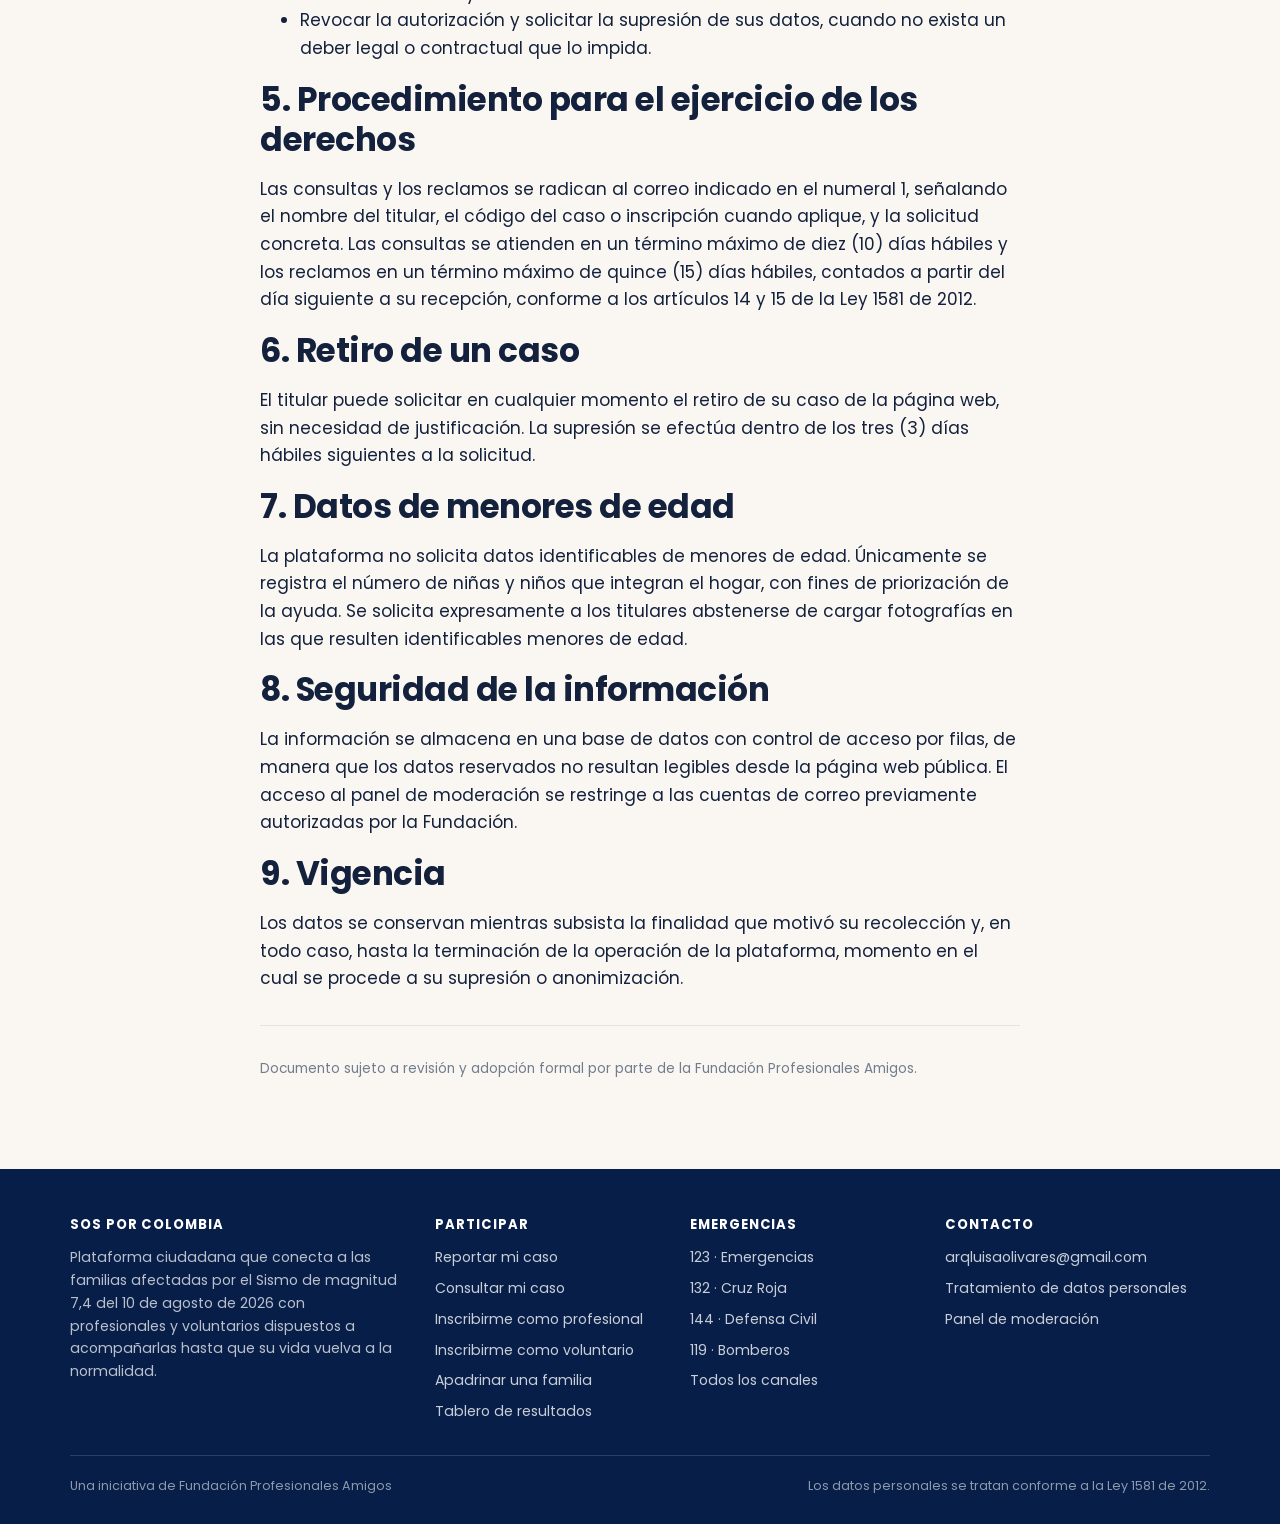
<file: privacidad.html>
<!DOCTYPE html>
<html lang="es-CO">
<head>
<meta charset="utf-8">
<meta name="viewport" content="width=device-width, initial-scale=1">
<title>Tratamiento de datos personales · SOS por Colombia</title>
<meta name="description" content="Política de tratamiento de datos personales de la plataforma SOS por Colombia, conforme a la Ley 1581 de 2012.">
<link rel="icon" href="assets/img/favicon.svg" type="image/svg+xml">
<link rel="preconnect" href="https://fonts.googleapis.com">
<link rel="preconnect" href="https://fonts.gstatic.com" crossorigin>
<link href="https://fonts.googleapis.com/css2?family=Poppins:wght@400;500;600;700;800&display=swap" rel="stylesheet">
<link rel="stylesheet" href="assets/css/styles.css">
</head>
<body>

<main>
  <section style="background:var(--navy);color:#fff;padding:42px 0 34px">
    <div class="contenedor">
      <h1 style="color:#fff;font-size:clamp(1.6rem,3.2vw,2.2rem);margin:0">Política de tratamiento de datos personales</h1>
      <p style="color:rgba(255,255,255,.8);margin:8px 0 0;font-size:.92rem">
        Plataforma SOS por Colombia · Ley 1581 de 2012 y Decreto 1377 de 2013
      </p>
    </div>
  </section>

  <section class="seccion seccion--ajustada">
    <div class="contenedor" style="max-width:800px">

      <div class="aviso aviso--alerta" style="margin-bottom:26px">
        <span class="aviso__icono">⚠️</span>
        <div>
          <strong>Documento base.</strong> Este texto constituye una plantilla que debe ser revisada y
          adoptada formalmente por la representación legal de la Fundación antes de la puesta en producción
          de la plataforma, con la identificación completa del responsable del tratamiento.
        </div>
      </div>

      <h2>1. Responsable del tratamiento</h2>
      <p>
        Fundación Profesionales Amigos, en calidad de responsable del tratamiento de los datos personales
        recolectados a través de la plataforma SOS por Colombia.
        Canal de atención al titular: <a href="mailto:arqluisaolivares@gmail.com">arqluisaolivares@gmail.com</a>.
      </p>

      <h2>2. Finalidad del tratamiento</h2>
      <p>Los datos personales recolectados se tratan exclusivamente para las siguientes finalidades:</p>
      <ul>
        <li>Verificar la veracidad de los casos reportados por familias afectadas por el sismo del 10 de agosto de 2026.</li>
        <li>Publicar, previa moderación, la información no reservada de cada caso, con el fin de facilitar la gestión de ayuda.</li>
        <li>Conformar y administrar el directorio de profesionales y voluntarios vinculados a la iniciativa.</li>
        <li>Poner en contacto a las familias afectadas con las personas u organizaciones que asumen el acompañamiento de su caso.</li>
        <li>Elaborar reportes estadísticos agregados y anonimizados sobre la operación de la plataforma.</li>
      </ul>

      <h2>3. Datos reservados</h2>
      <p>
        Los siguientes datos <strong>no se publican en la página web</strong> bajo ninguna circunstancia:
        número telefónico, correo electrónico, dirección exacta de residencia, documento de identidad y
        número de matrícula profesional. Dicha información permanece accesible únicamente para el equipo de
        moderación y se comparte con la persona u organización que asume el acompañamiento del caso,
        exclusivamente con esa finalidad.
      </p>
      <p>
        De las familias afectadas se publica únicamente el primer nombre de la persona de contacto, el
        municipio, el barrio o vereda, la descripción del caso y las fotografías, estas últimas solo cuando
        el titular otorga autorización expresa e independiente para su publicación.
      </p>

      <h2>4. Derechos del titular</h2>
      <p>De conformidad con el artículo 8 de la Ley 1581 de 2012, el titular tiene derecho a:</p>
      <ul>
        <li>Conocer, actualizar y rectificar sus datos personales.</li>
        <li>Solicitar prueba de la autorización otorgada.</li>
        <li>Ser informado sobre el uso que se ha dado a sus datos personales.</li>
        <li>Presentar quejas ante la Superintendencia de Industria y Comercio por infracciones a la ley.</li>
        <li>Revocar la autorización y solicitar la supresión de sus datos, cuando no exista un deber legal o contractual que lo impida.</li>
      </ul>

      <h2>5. Procedimiento para el ejercicio de los derechos</h2>
      <p>
        Las consultas y los reclamos se radican al correo indicado en el numeral 1, señalando el nombre del
        titular, el código del caso o inscripción cuando aplique, y la solicitud concreta. Las consultas se
        atienden en un término máximo de diez (10) días hábiles y los reclamos en un término máximo de quince
        (15) días hábiles, contados a partir del día siguiente a su recepción, conforme a los artículos 14 y 15
        de la Ley 1581 de 2012.
      </p>

      <h2>6. Retiro de un caso</h2>
      <p>
        El titular puede solicitar en cualquier momento el retiro de su caso de la página web, sin necesidad de
        justificación. La supresión se efectúa dentro de los tres (3) días hábiles siguientes a la solicitud.
      </p>

      <h2>7. Datos de menores de edad</h2>
      <p>
        La plataforma no solicita datos identificables de menores de edad. Únicamente se registra el número de
        niñas y niños que integran el hogar, con fines de priorización de la ayuda. Se solicita expresamente a
        los titulares abstenerse de cargar fotografías en las que resulten identificables menores de edad.
      </p>

      <h2>8. Seguridad de la información</h2>
      <p>
        La información se almacena en una base de datos con control de acceso por filas, de manera que los
        datos reservados no resultan legibles desde la página web pública. El acceso al panel de moderación se
        restringe a las cuentas de correo previamente autorizadas por la Fundación.
      </p>

      <h2>9. Vigencia</h2>
      <p>
        Los datos se conservan mientras subsista la finalidad que motivó su recolección y, en todo caso, hasta
        la terminación de la operación de la plataforma, momento en el cual se procede a su supresión o
        anonimización.
      </p>

      <hr style="border:none;border-top:1px solid var(--line);margin:32px 0">
      <p style="font-size:.85rem;color:var(--ink-3)">
        Documento sujeto a revisión y adopción formal por parte de la Fundación Profesionales Amigos.
      </p>

    </div>
  </section>
</main>

<script type="module">
  import { montarBase } from './assets/js/ui.js';
  montarBase();
</script>
</body>
</html>
</file>
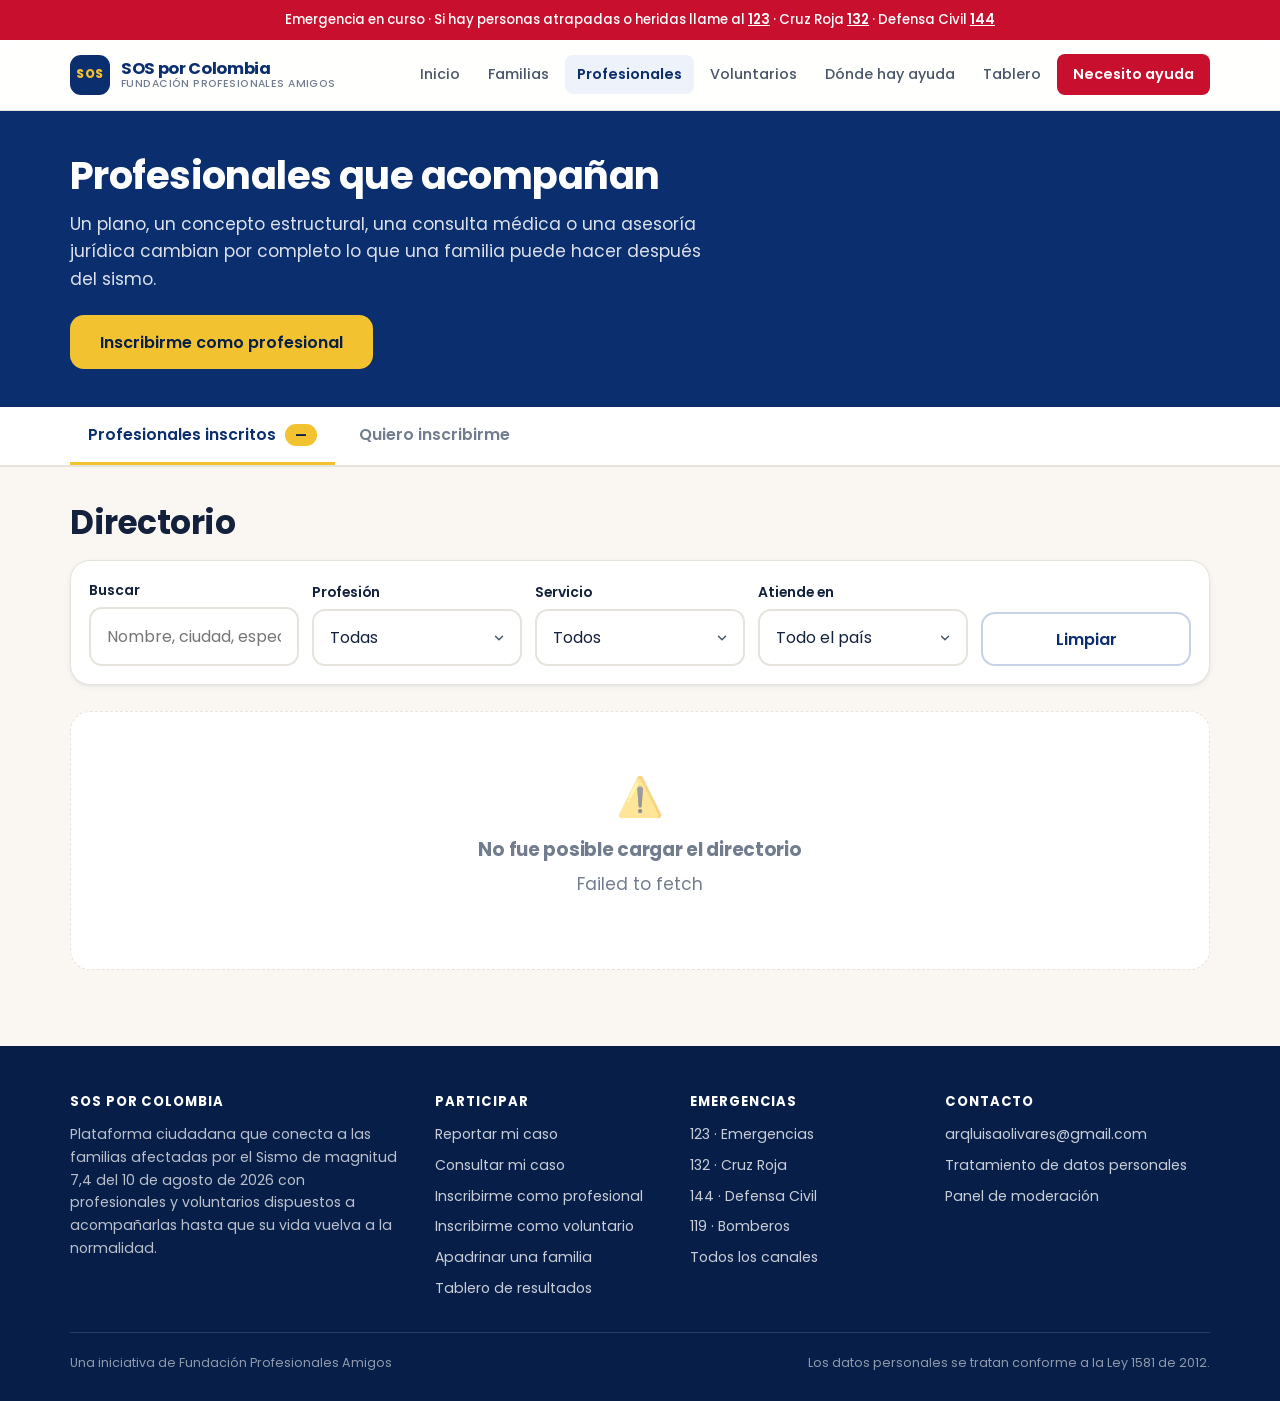
<file: profesionales.html>
<!DOCTYPE html>
<html lang="es-CO">
<head>
<meta charset="utf-8">
<meta name="viewport" content="width=device-width, initial-scale=1">
<title>Profesionales · SOS por Colombia</title>
<meta name="description" content="Arquitectos, ingenieros, médicos, psicólogos y abogados que acompañan a las familias afectadas por el sismo.">
<link rel="icon" href="assets/img/favicon.svg" type="image/svg+xml">
<link rel="preconnect" href="https://fonts.googleapis.com">
<link rel="preconnect" href="https://fonts.gstatic.com" crossorigin>
<link href="https://fonts.googleapis.com/css2?family=Poppins:wght@400;500;600;700;800&display=swap" rel="stylesheet">
<link rel="stylesheet" href="assets/css/styles.css">
</head>
<body>

<main>
  <section style="background:var(--navy);color:#fff;padding:42px 0 38px">
    <div class="contenedor">
      <h1 style="color:#fff;font-size:clamp(1.7rem,3.4vw,2.4rem);margin-bottom:.3em">Profesionales que acompañan</h1>
      <p style="color:rgba(255,255,255,.86);max-width:660px;margin:0 0 22px">
        Un plano, un concepto estructural, una consulta médica o una asesoría jurídica cambian por completo
        lo que una familia puede hacer después del sismo.
      </p>
      <a class="boton boton--dorado" href="#inscribirme">Inscribirme como profesional</a>
    </div>
  </section>

  <!-- PESTAÑAS -->
  <div class="pestanas">
    <div class="contenedor pestanas__fila">
      <button type="button" class="pestana pestana--activa" data-panel="panel-directorio">
        Profesionales inscritos <span class="pestana__cuenta" id="cuenta-inscritos">—</span>
      </button>
      <button type="button" class="pestana" data-panel="panel-inscripcion">
        Quiero inscribirme
      </button>
    </div>
  </div>

  <!-- DIRECTORIO -->
  <section class="seccion seccion--ajustada" id="panel-directorio">
    <div class="contenedor">
      <h2>Directorio</h2>
      <form class="filtros" id="filtros">
        <div class="campo">
          <label for="f-busqueda">Buscar</label>
          <input type="text" id="f-busqueda" name="busqueda" placeholder="Nombre, ciudad, especialidad…">
        </div>
        <div class="campo">
          <label for="f-profesion">Profesión</label>
          <select id="f-profesion" name="profesion"></select>
        </div>
        <div class="campo">
          <label for="f-servicio">Servicio</label>
          <select id="f-servicio" name="servicio"></select>
        </div>
        <div class="campo">
          <label for="f-departamento">Atiende en</label>
          <select id="f-departamento" name="departamento"></select>
        </div>
        <div class="campo">
          <button type="button" class="boton boton--linea boton--ancho" id="limpiar">Limpiar</button>
        </div>
      </form>
      <p id="conteo" style="color:var(--ink-3);font-size:.9rem;margin-bottom:18px"></p>
      <div class="rejilla rejilla--3" id="lista">
        <div class="cargando"><div class="girador"></div>Cargando profesionales…</div>
      </div>
    </div>
  </section>

  <!-- INSCRIPCIÓN -->
  <section class="seccion oculto" id="panel-inscripcion" style="background:#fff;border-top:1px solid var(--line)">
    <span id="inscribirme"></span>
    <div class="contenedor" style="max-width:820px">
      <h2>Inscripción de profesionales</h2>
      <p style="color:var(--ink-2)">
        Su información de contacto no se publica: queda reservada para el equipo de moderación y para las
        familias cuyo caso usted decida apadrinar.
      </p>

      <form id="form-profesional" class="formulario" novalidate style="margin-top:24px">

        <div class="campos-fila">
          <div class="campo">
            <label for="nombre">Nombre completo <span style="color:var(--red)">*</span></label>
            <input type="text" id="nombre" name="nombre" required autocomplete="name">
          </div>
          <div class="campo">
            <label for="profesion">Profesión <span style="color:var(--red)">*</span></label>
            <select id="profesion" name="profesion" required></select>
          </div>
        </div>

        <div class="campo oculto" id="campo-otra">
          <label for="otra_profesion">¿Cuál?</label>
          <input type="text" id="otra_profesion" name="otra_profesion">
        </div>

        <div class="campos-fila">
          <div class="campo">
            <label for="matricula">Matrícula o tarjeta profesional</label>
            <input type="text" id="matricula" name="matricula" placeholder="Opcional pero recomendado">
            <span class="ayuda">Nos permite mostrar el sello de "matrícula verificada".</span>
          </div>
          <div class="campo">
            <label for="anos_experiencia">Años de experiencia</label>
            <input type="number" id="anos_experiencia" name="anos_experiencia" min="0" max="70">
          </div>
        </div>

        <div class="campos-fila">
          <div class="campo">
            <label for="email">Correo electrónico <span style="color:var(--red)">*</span></label>
            <input type="email" id="email" name="email" required autocomplete="email">
            <span class="ayuda">Con este correo podrá apadrinar casos. Reservado.</span>
          </div>
          <div class="campo">
            <label for="telefono">Número de WhatsApp <span style="color:var(--red)">*</span></label>
            <input type="tel" id="telefono" name="telefono" required autocomplete="tel"
                   inputmode="numeric" data-whatsapp placeholder="300 000 0000">
            <span class="ayuda">Por aquí le mandamos los datos de la familia que decida acompañar.</span>
          </div>
        </div>

        <div class="campos-fila">
          <div class="campo">
            <label for="ciudad">Ciudad donde reside</label>
            <input type="text" id="ciudad" name="ciudad">
          </div>
          <div class="campo">
            <label for="departamento">Departamento</label>
            <select id="departamento" name="departamento"></select>
          </div>
        </div>

        <div class="campo">
          <label>¿En qué departamentos puede atender? <span style="color:var(--red)">*</span></label>
          <div class="opciones" id="opc-zonas"></div>
        </div>

        <div class="campo">
          <label>¿Qué puede aportar? <span style="color:var(--red)">*</span></label>
          <span class="ayuda" id="ayuda-servicios">Escoja primero su profesión y le mostramos las formas de ayudar que corresponden.</span>
          <div class="opciones" id="opc-servicios"></div>
          <button type="button" class="boton boton--linea boton--pequeno oculto" id="ver-todos-servicios"
                  style="align-self:flex-start;margin-top:6px">Ver todas las formas de ayudar</button>
        </div>

        <div class="campos-fila">
          <div class="campo">
            <label for="modalidad">Modalidad</label>
            <select id="modalidad" name="modalidad"></select>
          </div>
          <div class="campo">
            <label for="disponibilidad">Disponibilidad</label>
            <select id="disponibilidad" name="disponibilidad"></select>
          </div>
        </div>

        <div class="campo">
          <label for="descripcion">Cuéntenos en qué se especializa</label>
          <textarea id="descripcion" name="descripcion" rows="4"
            placeholder="Ejemplo: trabajo en vivienda de interés social, puedo hacer visitas de evaluación y levantamiento de planos para reconstrucción."></textarea>
        </div>

        <div class="campo">
          <label for="enlace">Portafolio, LinkedIn o sitio web</label>
          <input type="url" id="enlace" name="enlace" placeholder="https://">
        </div>

        <label class="acepta">
          <input type="checkbox" name="autoriza_datos" required>
          <span>Autorizo el tratamiento de mis datos personales por parte de la Fundación Profesionales
          Amigos con la finalidad de vincularme a esta iniciativa, conforme a la Ley 1581 de 2012.
          <a href="privacidad.html" target="_blank">Ver política</a>. <span style="color:var(--red)">*</span></span>
        </label>

        <button class="boton boton--primario boton--ancho" type="submit">Enviar inscripción</button>
        <p style="font-size:.8rem;color:var(--ink-3);text-align:center;margin:0">
          Verificamos cada inscripción antes de publicarla en el directorio.
        </p>
      </form>
    </div>
  </section>
</main>

<script type="module" src="assets/js/pag-profesionales.js"></script>
</body>
</html>
</file>
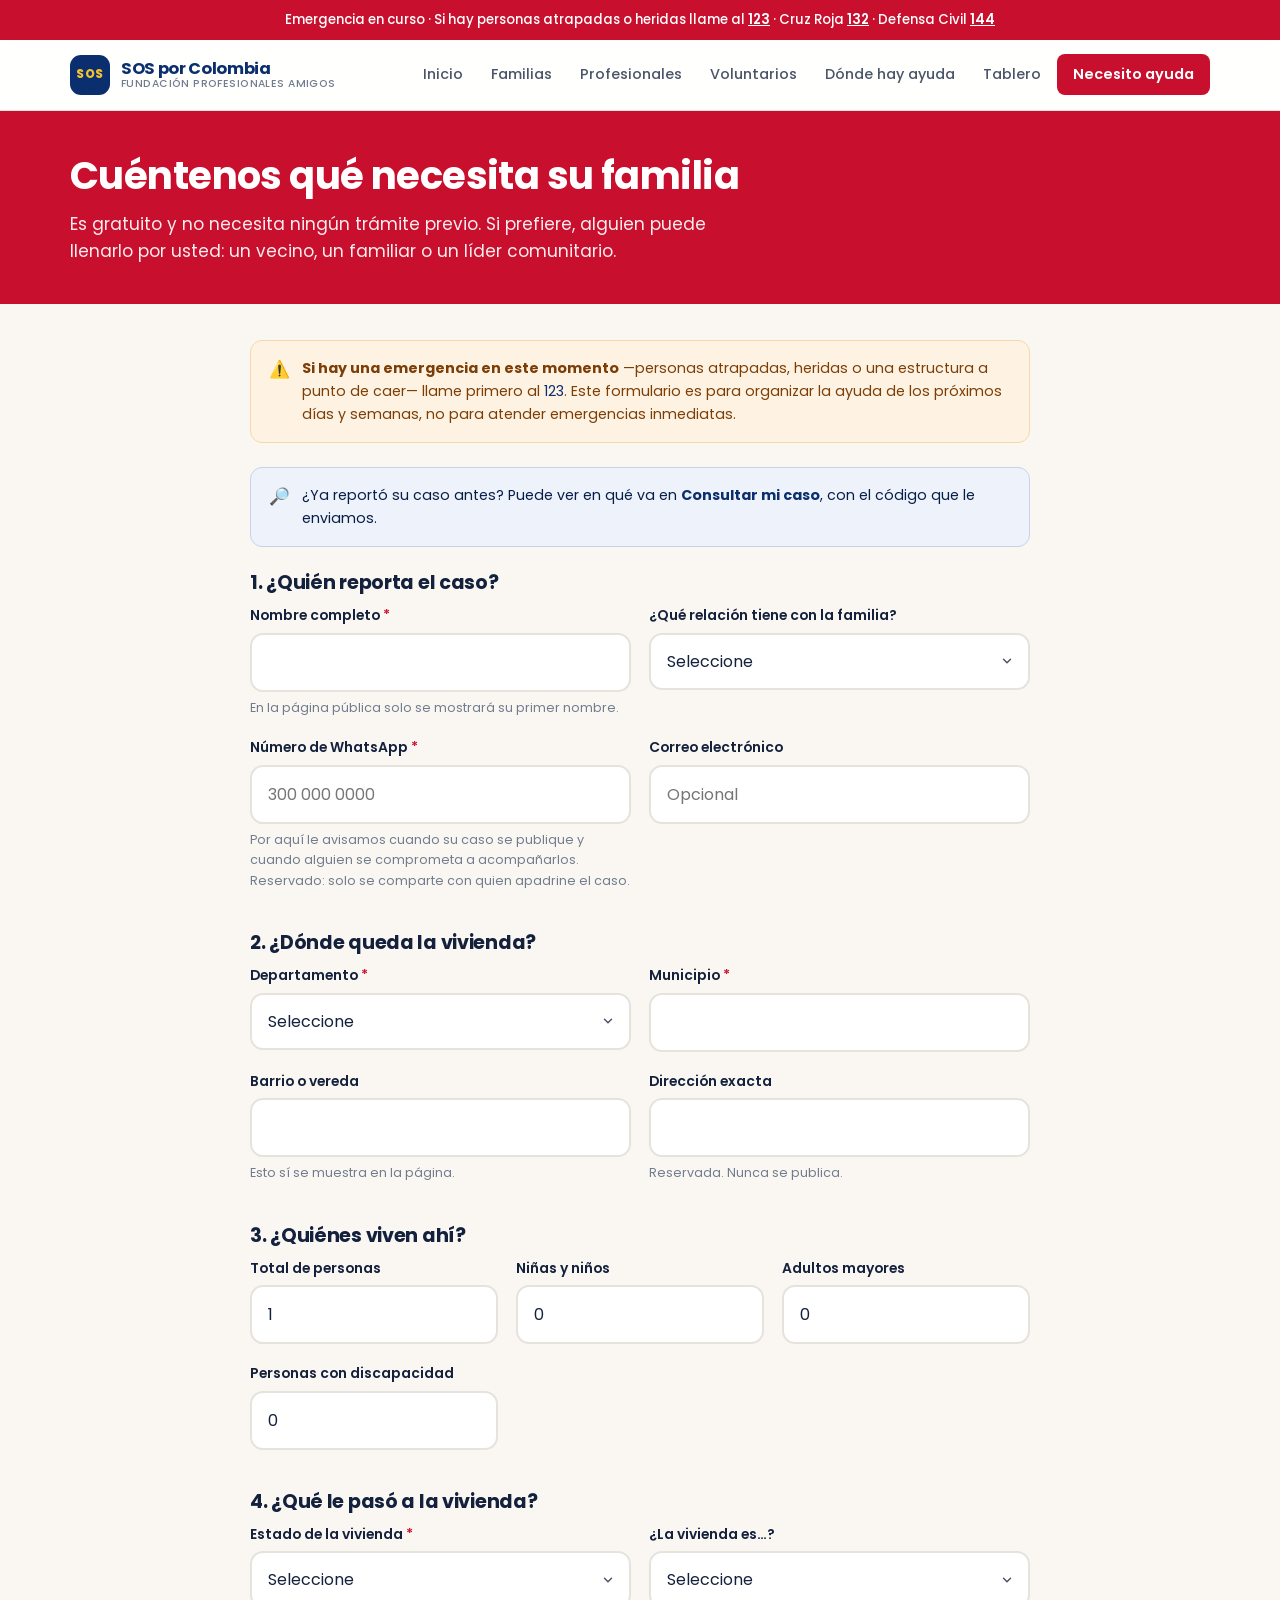
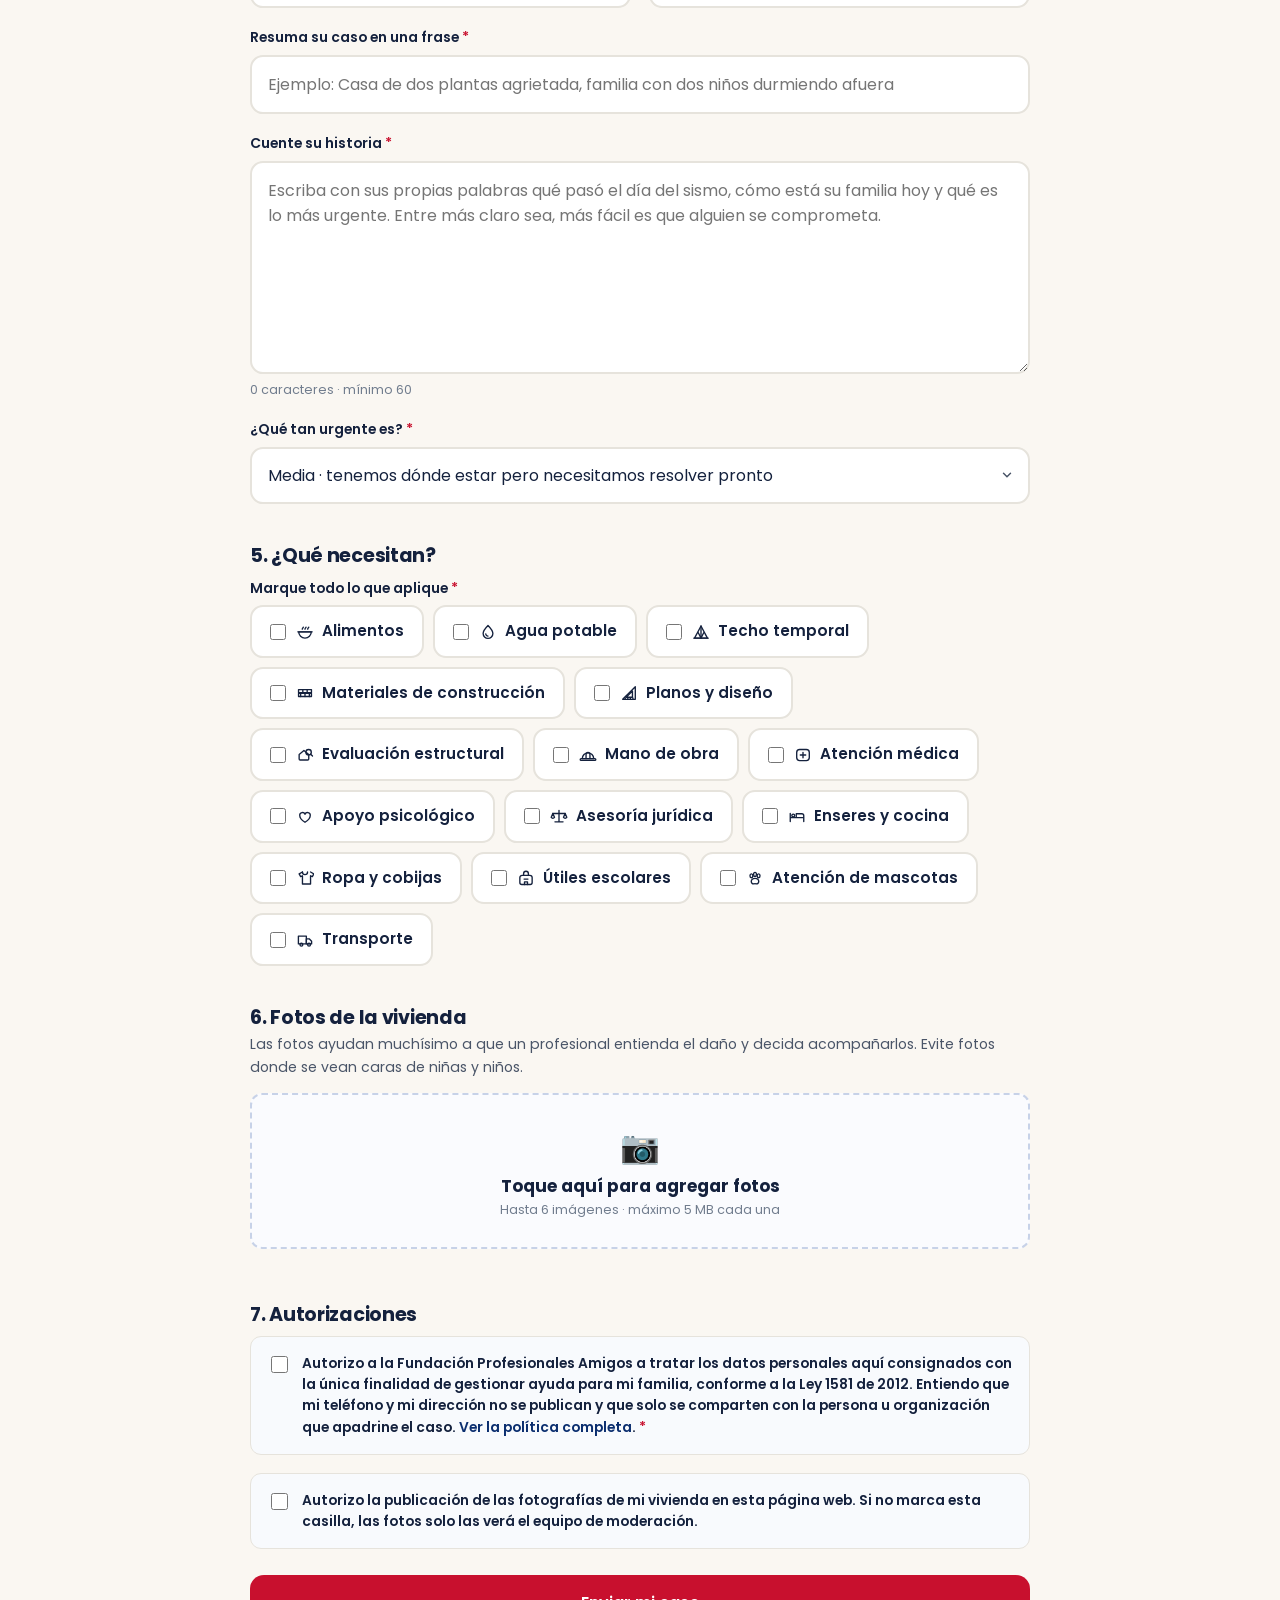
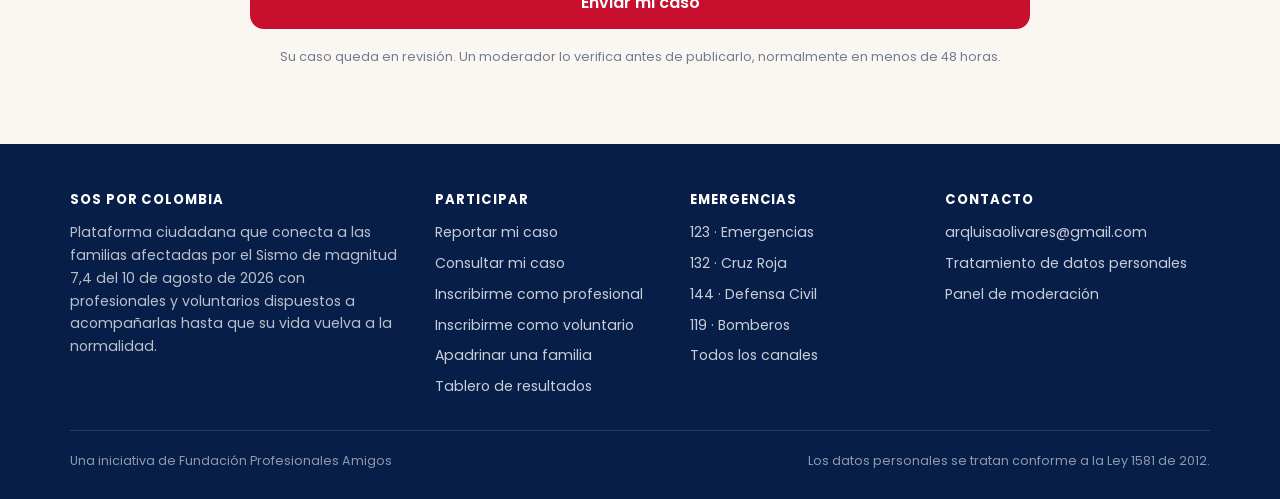
<file: publicar.html>
<!DOCTYPE html>
<html lang="es-CO">
<head>
<meta charset="utf-8">
<meta name="viewport" content="width=device-width, initial-scale=1">
<title>Publicar mi caso · SOS por Colombia</title>
<meta name="description" content="Cuente qué le pasó a su vivienda y qué necesita. Un moderador lo verifica y lo conecta con profesionales y voluntarios.">
<link rel="icon" href="assets/img/favicon.svg" type="image/svg+xml">
<link rel="preconnect" href="https://fonts.googleapis.com">
<link rel="preconnect" href="https://fonts.gstatic.com" crossorigin>
<link href="https://fonts.googleapis.com/css2?family=Poppins:wght@400;500;600;700;800&display=swap" rel="stylesheet">
<link rel="stylesheet" href="assets/css/styles.css">
</head>
<body>

<main>
  <section style="background:var(--red);color:#fff;padding:42px 0 38px">
    <div class="contenedor">
      <h1 style="color:#fff;font-size:clamp(1.7rem,3.4vw,2.4rem);margin-bottom:.3em">Cuéntenos qué necesita su familia</h1>
      <p style="color:rgba(255,255,255,.92);max-width:660px;margin:0">
        Es gratuito y no necesita ningún trámite previo. Si prefiere, alguien puede llenarlo por usted:
        un vecino, un familiar o un líder comunitario.
      </p>
    </div>
  </section>

  <section class="seccion seccion--ajustada">
    <div class="contenedor" style="max-width:820px">

      <div class="aviso aviso--alerta" style="margin-bottom:24px">
        <span class="aviso__icono">⚠️</span>
        <div>
          <strong>Si hay una emergencia en este momento</strong> —personas atrapadas, heridas o una
          estructura a punto de caer— llame primero al <a href="tel:123">123</a>. Este formulario es para
          organizar la ayuda de los próximos días y semanas, no para atender emergencias inmediatas.
        </div>
      </div>

      <div class="aviso aviso--info" style="margin-bottom:24px">
        <span class="aviso__icono">🔎</span>
        <div>¿Ya reportó su caso antes? Puede ver en qué va en
        <a href="consulta.html"><strong>Consultar mi caso</strong></a>, con el código que le enviamos.</div>
      </div>

      <form id="form-caso" class="formulario" novalidate>

        <!-- 1. QUIÉN REPORTA -->
        <fieldset style="border:none;padding:0;margin:0">
          <h2 style="font-size:1.2rem">1. ¿Quién reporta el caso?</h2>
          <div class="formulario">
            <div class="campos-fila">
              <div class="campo">
                <label for="nombre_contacto">Nombre completo <span style="color:var(--red)">*</span></label>
                <input type="text" id="nombre_contacto" name="nombre_contacto" required autocomplete="name">
                <span class="ayuda">En la página pública solo se mostrará su primer nombre.</span>
              </div>
              <div class="campo">
                <label for="parentesco">¿Qué relación tiene con la familia?</label>
                <select id="parentesco" name="parentesco">
                  <option value="">Seleccione</option>
                  <option value="soy_afectado">Soy parte de la familia afectada</option>
                  <option value="familiar">Soy familiar</option>
                  <option value="vecino">Soy vecino</option>
                  <option value="lider">Soy líder comunitario</option>
                  <option value="otro">Otro</option>
                </select>
              </div>
            </div>
            <div class="campos-fila">
              <div class="campo">
                <label for="telefono">Número de WhatsApp <span style="color:var(--red)">*</span></label>
                <input type="tel" id="telefono" name="telefono" required autocomplete="tel"
                       inputmode="numeric" data-whatsapp placeholder="300 000 0000">
                <span class="ayuda">Por aquí le avisamos cuando su caso se publique y cuando alguien
                se comprometa a acompañarlos. Reservado: solo se comparte con quien apadrine el caso.</span>
              </div>
              <div class="campo">
                <label for="email">Correo electrónico</label>
                <input type="email" id="email" name="email" autocomplete="email" placeholder="Opcional">
              </div>
            </div>
          </div>
        </fieldset>

        <!-- 2. DÓNDE -->
        <fieldset style="border:none;padding:0;margin:22px 0 0">
          <h2 style="font-size:1.2rem">2. ¿Dónde queda la vivienda?</h2>
          <div class="formulario">
            <div class="campos-fila">
              <div class="campo">
                <label for="departamento">Departamento <span style="color:var(--red)">*</span></label>
                <select id="departamento" name="departamento" required></select>
              </div>
              <div class="campo">
                <label for="municipio">Municipio <span style="color:var(--red)">*</span></label>
                <input type="text" id="municipio" name="municipio" required>
              </div>
            </div>
            <div class="campos-fila">
              <div class="campo">
                <label for="barrio">Barrio o vereda</label>
                <input type="text" id="barrio" name="barrio">
                <span class="ayuda">Esto sí se muestra en la página.</span>
              </div>
              <div class="campo">
                <label for="direccion">Dirección exacta</label>
                <input type="text" id="direccion" name="direccion">
                <span class="ayuda">Reservada. Nunca se publica.</span>
              </div>
            </div>
          </div>
        </fieldset>

        <!-- 3. LA FAMILIA -->
        <fieldset style="border:none;padding:0;margin:22px 0 0">
          <h2 style="font-size:1.2rem">3. ¿Quiénes viven ahí?</h2>
          <div class="rejilla rejilla--4">
            <div class="campo">
              <label for="personas_hogar">Total de personas</label>
              <input type="number" id="personas_hogar" name="personas_hogar" min="0" max="99" value="1">
            </div>
            <div class="campo">
              <label for="ninos">Niñas y niños</label>
              <input type="number" id="ninos" name="ninos" min="0" max="99" value="0">
            </div>
            <div class="campo">
              <label for="adultos_mayores">Adultos mayores</label>
              <input type="number" id="adultos_mayores" name="adultos_mayores" min="0" max="99" value="0">
            </div>
            <div class="campo">
              <label for="personas_discapacidad">Personas con discapacidad</label>
              <input type="number" id="personas_discapacidad" name="personas_discapacidad" min="0" max="99" value="0">
            </div>
          </div>
        </fieldset>

        <!-- 4. LA VIVIENDA Y LA HISTORIA -->
        <fieldset style="border:none;padding:0;margin:22px 0 0">
          <h2 style="font-size:1.2rem">4. ¿Qué le pasó a la vivienda?</h2>
          <div class="formulario">
            <div class="campos-fila">
              <div class="campo">
                <label for="estado_vivienda">Estado de la vivienda <span style="color:var(--red)">*</span></label>
                <select id="estado_vivienda" name="estado_vivienda" required></select>
              </div>
              <div class="campo">
                <label for="tenencia">¿La vivienda es…?</label>
                <select id="tenencia" name="tenencia"></select>
              </div>
            </div>
            <div class="campo">
              <label for="titulo">Resuma su caso en una frase <span style="color:var(--red)">*</span></label>
              <input type="text" id="titulo" name="titulo" required maxlength="110"
                     placeholder="Ejemplo: Casa de dos plantas agrietada, familia con dos niños durmiendo afuera">
            </div>
            <div class="campo">
              <label for="historia">Cuente su historia <span style="color:var(--red)">*</span></label>
              <textarea id="historia" name="historia" required minlength="60" rows="7"
                placeholder="Escriba con sus propias palabras qué pasó el día del sismo, cómo está su familia hoy y qué es lo más urgente. Entre más claro sea, más fácil es que alguien se comprometa."></textarea>
              <span class="ayuda"><span id="contador">0</span> caracteres · mínimo 60</span>
            </div>
            <div class="campo">
              <label for="urgencia">¿Qué tan urgente es? <span style="color:var(--red)">*</span></label>
              <select id="urgencia" name="urgencia" required>
                <option value="alta">Alta · estamos a la intemperie o en riesgo inmediato</option>
                <option value="media" selected>Media · tenemos dónde estar pero necesitamos resolver pronto</option>
                <option value="baja">Baja · podemos esperar unas semanas</option>
              </select>
            </div>
          </div>
        </fieldset>

        <!-- 5. NECESIDADES -->
        <fieldset style="border:none;padding:0;margin:22px 0 0">
          <h2 style="font-size:1.2rem">5. ¿Qué necesitan?</h2>
          <div class="campo">
            <label>Marque todo lo que aplique <span style="color:var(--red)">*</span></label>
            <div class="opciones" id="opc-necesidades"></div>
          </div>
        </fieldset>

        <!-- 6. FOTOS -->
        <fieldset style="border:none;padding:0;margin:22px 0 0">
          <h2 style="font-size:1.2rem">6. Fotos de la vivienda</h2>
          <p style="font-size:.88rem;color:var(--ink-2);margin-top:-6px">
            Las fotos ayudan muchísimo a que un profesional entienda el daño y decida acompañarlos.
            Evite fotos donde se vean caras de niñas y niños.
          </p>
          <div class="zona-fotos" id="zona-fotos" tabindex="0" role="button"
               aria-label="Agregar fotografías de la vivienda">
            <div style="font-size:2rem">📷</div>
            <strong>Toque aquí para agregar fotos</strong>
            <div class="ayuda">Hasta 6 imágenes · máximo 5 MB cada una</div>
            <input type="file" id="entrada-fotos" accept="image/*" multiple hidden>
          </div>
          <div class="previsualizacion" id="previsualizacion"></div>
        </fieldset>

        <!-- 7. AUTORIZACIONES -->
        <fieldset style="border:none;padding:0;margin:22px 0 0">
          <h2 style="font-size:1.2rem">7. Autorizaciones</h2>
          <div class="formulario">
            <label class="acepta">
              <input type="checkbox" name="autoriza_datos" required>
              <span>Autorizo a la Fundación Profesionales Amigos a tratar los datos personales aquí
              consignados con la única finalidad de gestionar ayuda para mi familia, conforme a la
              Ley 1581 de 2012. Entiendo que mi teléfono y mi dirección no se publican y que solo se
              comparten con la persona u organización que apadrine el caso.
              <a href="privacidad.html" target="_blank">Ver la política completa</a>. <span style="color:var(--red)">*</span></span>
            </label>
            <label class="acepta">
              <input type="checkbox" name="autoriza_fotos">
              <span>Autorizo la publicación de las fotografías de mi vivienda en esta página web.
              Si no marca esta casilla, las fotos solo las verá el equipo de moderación.</span>
            </label>
          </div>
        </fieldset>

        <button class="boton boton--rojo boton--ancho" type="submit" style="margin-top:8px">Enviar mi caso</button>
        <p style="font-size:.8rem;color:var(--ink-3);text-align:center;margin:0">
          Su caso queda en revisión. Un moderador lo verifica antes de publicarlo, normalmente en menos de 48 horas.
        </p>

      </form>
    </div>
  </section>
</main>

<script type="module" src="assets/js/pag-publicar.js"></script>
</body>
</html>
</file>
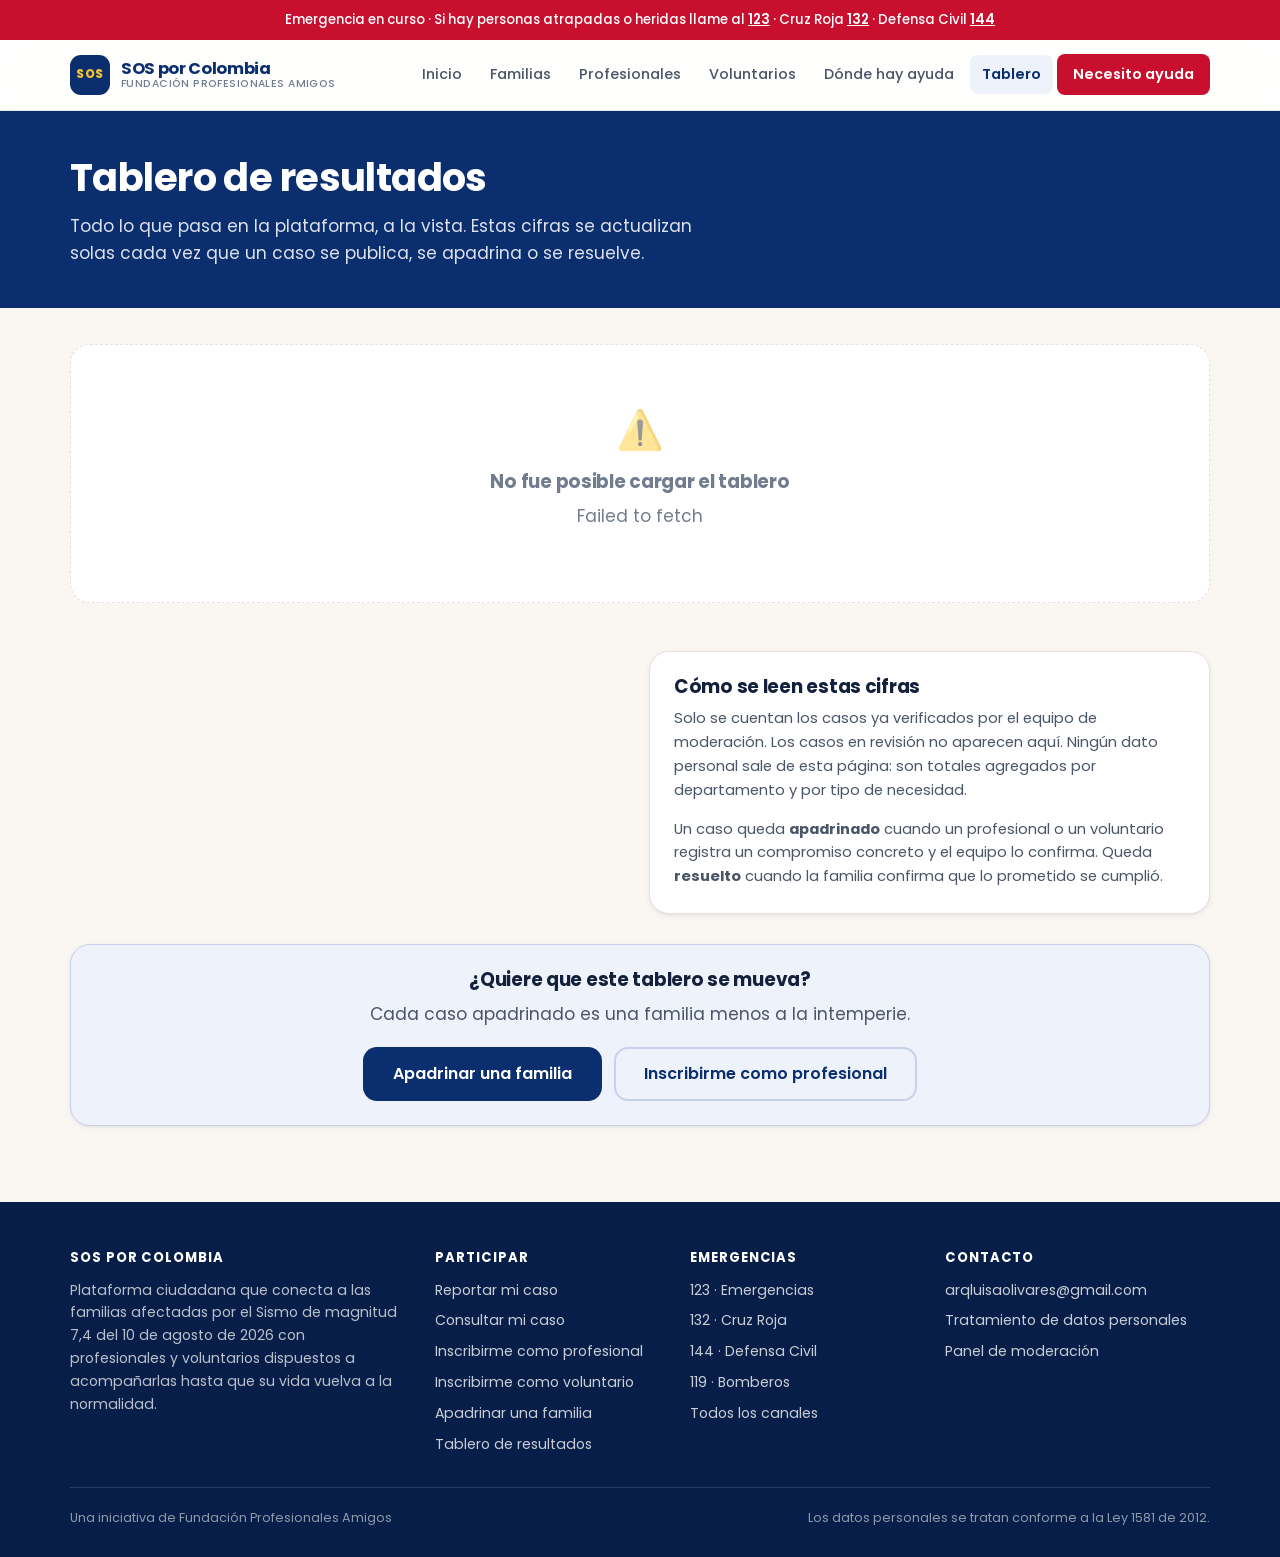
<file: tablero.html>
<!DOCTYPE html>
<html lang="es-CO">
<head>
<meta charset="utf-8">
<meta name="viewport" content="width=device-width, initial-scale=1">
<title>Tablero de resultados · SOS por Colombia</title>
<meta name="description" content="Cuántas familias han sido atendidas, cuántas están apadrinadas y cuántos casos se han resuelto tras el sismo del 10 de agosto de 2026.">
<link rel="icon" href="assets/img/favicon.svg" type="image/svg+xml">
<link rel="preconnect" href="https://fonts.googleapis.com">
<link rel="preconnect" href="https://fonts.gstatic.com" crossorigin>
<link href="https://fonts.googleapis.com/css2?family=Poppins:wght@400;500;600;700;800&display=swap" rel="stylesheet">
<link rel="stylesheet" href="assets/css/styles.css">
</head>
<body>

<main>
  <section style="background:var(--navy);color:#fff;padding:44px 0 40px">
    <div class="contenedor">
      <h1 style="color:#fff;font-size:clamp(1.7rem,3.4vw,2.4rem);margin-bottom:.3em">Tablero de resultados</h1>
      <p style="color:rgba(255,255,255,.86);max-width:660px;margin:0">
        Todo lo que pasa en la plataforma, a la vista. Estas cifras se actualizan solas
        cada vez que un caso se publica, se apadrina o se resuelve.
      </p>
    </div>
  </section>

  <section class="seccion seccion--ajustada">
    <div class="contenedor">

      <div class="rejilla rejilla--4" id="cifras" style="margin-bottom:26px">
        <div class="cargando"><div class="girador"></div>Cargando cifras…</div>
      </div>

      <div id="avance" style="margin-bottom:22px"></div>

      <div class="rejilla rejilla--2" style="align-items:start">
        <div id="departamentos"></div>
        <div id="necesidades"></div>
      </div>

      <div class="rejilla rejilla--2" style="margin-top:22px;align-items:start">
        <div id="personas"></div>
        <div class="tarjeta">
          <h3>Cómo se leen estas cifras</h3>
          <p style="font-size:.92rem;color:var(--ink-2)">
            Solo se cuentan los casos ya verificados por el equipo de moderación. Los casos en
            revisión no aparecen aquí. Ningún dato personal sale de esta página: son totales
            agregados por departamento y por tipo de necesidad.
          </p>
          <p style="font-size:.92rem;color:var(--ink-2);margin:0">
            Un caso queda <strong>apadrinado</strong> cuando un profesional o un voluntario
            registra un compromiso concreto y el equipo lo confirma. Queda <strong>resuelto</strong>
            cuando la familia confirma que lo prometido se cumplió.
          </p>
        </div>
      </div>

      <div class="tarjeta centro" style="margin-top:30px;background:#EEF2FA;border-color:#C7D2E8">
        <h3>¿Quiere que este tablero se mueva?</h3>
        <p style="color:var(--ink-2);max-width:560px;margin:0 auto 18px">
          Cada caso apadrinado es una familia menos a la intemperie.
        </p>
        <div style="display:flex;gap:12px;justify-content:center;flex-wrap:wrap">
          <a class="boton boton--primario" href="casos.html">Apadrinar una familia</a>
          <a class="boton boton--linea" href="profesionales.html#inscribirme">Inscribirme como profesional</a>
        </div>
      </div>

    </div>
  </section>
</main>

<script type="module" src="assets/js/pag-tablero.js"></script>
</body>
</html>
</file>
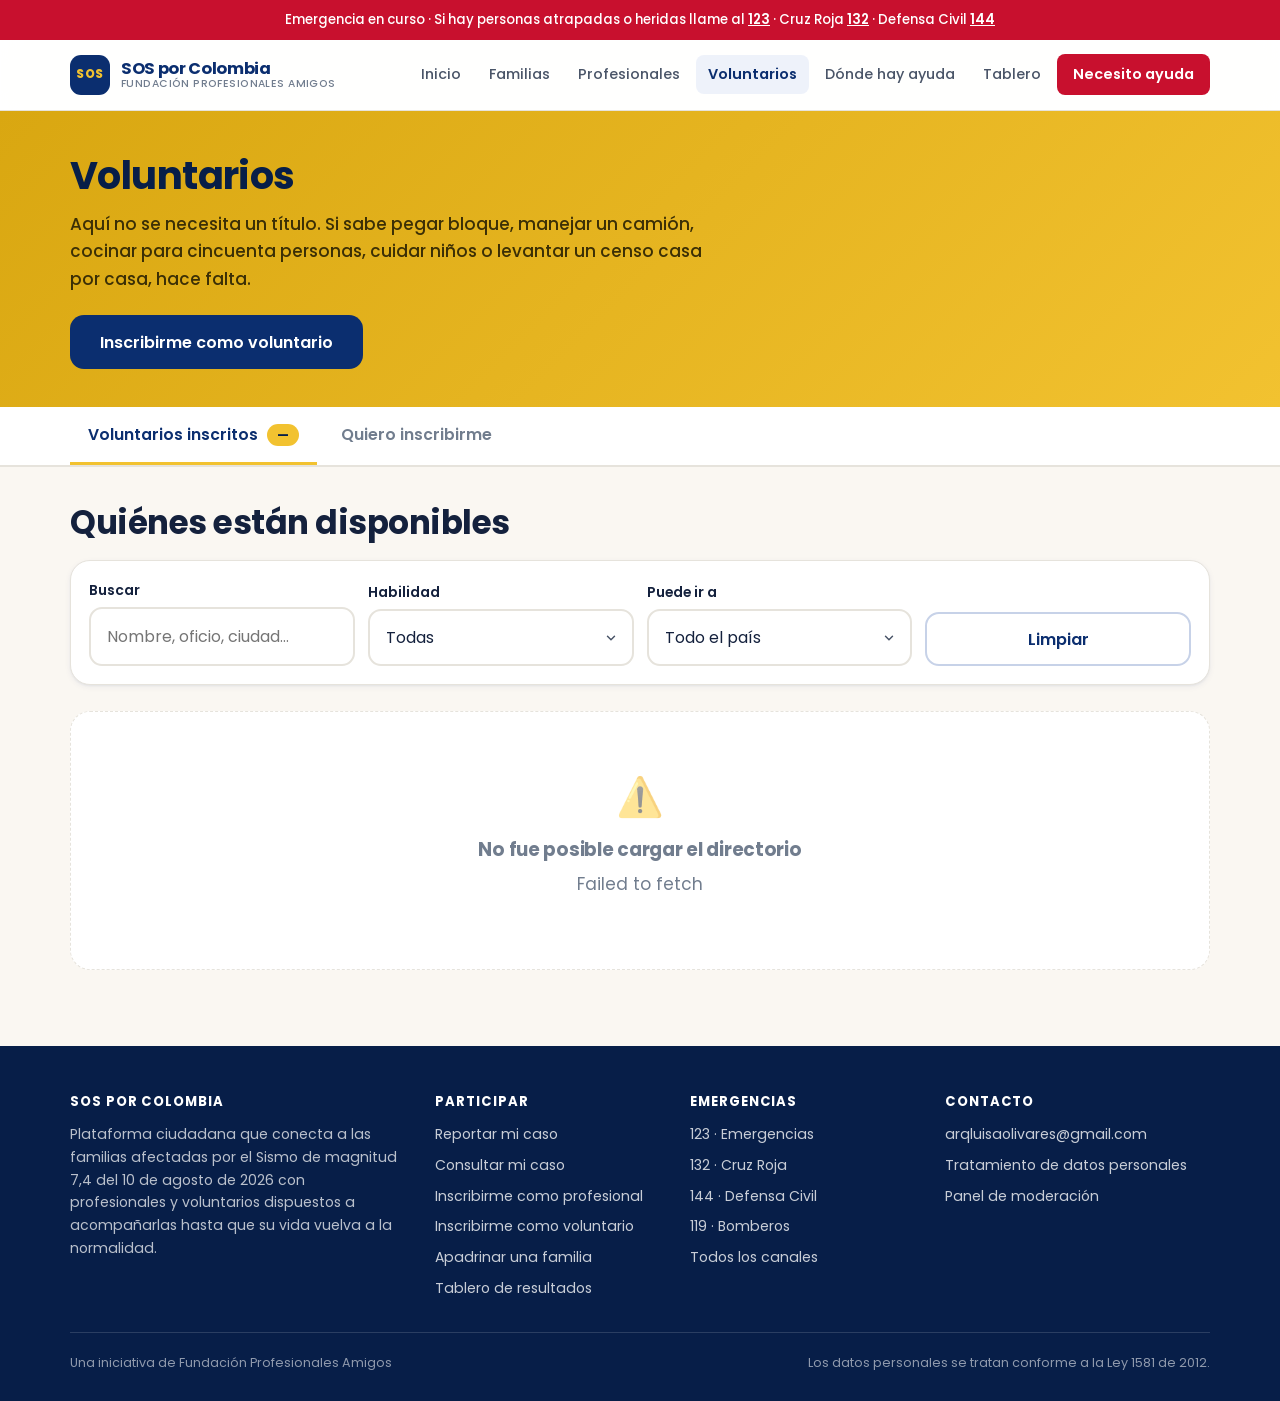
<file: voluntarios.html>
<!DOCTYPE html>
<html lang="es-CO">
<head>
<meta charset="utf-8">
<meta name="viewport" content="width=device-width, initial-scale=1">
<title>Voluntarios · SOS por Colombia</title>
<meta name="description" content="Oficios y habilidades que hacen falta para reconstruir: mampostería, conducción, cocina, primeros auxilios, censos.">
<link rel="icon" href="assets/img/favicon.svg" type="image/svg+xml">
<link rel="preconnect" href="https://fonts.googleapis.com">
<link rel="preconnect" href="https://fonts.gstatic.com" crossorigin>
<link href="https://fonts.googleapis.com/css2?family=Poppins:wght@400;500;600;700;800&display=swap" rel="stylesheet">
<link rel="stylesheet" href="assets/css/styles.css">
</head>
<body>

<main>
  <section style="background:linear-gradient(135deg,var(--gold-600),var(--gold));color:var(--navy-900);padding:42px 0 38px">
    <div class="contenedor">
      <h1 style="font-size:clamp(1.7rem,3.4vw,2.4rem);margin-bottom:.3em">Voluntarios</h1>
      <p style="max-width:660px;margin:0 0 22px;color:#3B2F06;font-weight:500">
        Aquí no se necesita un título. Si sabe pegar bloque, manejar un camión, cocinar para cincuenta personas,
        cuidar niños o levantar un censo casa por casa, hace falta.
      </p>
      <a class="boton boton--primario" href="#inscribirme">Inscribirme como voluntario</a>
    </div>
  </section>

  <div class="pestanas">
    <div class="contenedor pestanas__fila">
      <button type="button" class="pestana pestana--activa" data-panel="panel-directorio">
        Voluntarios inscritos <span class="pestana__cuenta" id="cuenta-inscritos">—</span>
      </button>
      <button type="button" class="pestana" data-panel="panel-inscripcion">
        Quiero inscribirme
      </button>
    </div>
  </div>

  <section class="seccion seccion--ajustada" id="panel-directorio">
    <div class="contenedor">
      <h2>Quiénes están disponibles</h2>
      <form class="filtros" id="filtros">
        <div class="campo">
          <label for="f-busqueda">Buscar</label>
          <input type="text" id="f-busqueda" name="busqueda" placeholder="Nombre, oficio, ciudad…">
        </div>
        <div class="campo">
          <label for="f-habilidad">Habilidad</label>
          <select id="f-habilidad" name="habilidad"></select>
        </div>
        <div class="campo">
          <label for="f-departamento">Puede ir a</label>
          <select id="f-departamento" name="departamento"></select>
        </div>
        <div class="campo">
          <button type="button" class="boton boton--linea boton--ancho" id="limpiar">Limpiar</button>
        </div>
      </form>
      <p id="conteo" style="color:var(--ink-3);font-size:.9rem;margin-bottom:18px"></p>
      <div class="rejilla rejilla--3" id="lista">
        <div class="cargando"><div class="girador"></div>Cargando voluntarios…</div>
      </div>
    </div>
  </section>

  <section class="seccion oculto" id="panel-inscripcion" style="background:#fff;border-top:1px solid var(--line)">
    <span id="inscribirme"></span>
    <div class="contenedor" style="max-width:820px">
      <h2>Inscripción de voluntarios</h2>
      <p style="color:var(--ink-2)">Sus datos de contacto no se publican. Solo los ve el equipo de coordinación.</p>

      <form id="form-voluntario" class="formulario" novalidate style="margin-top:24px">

        <div class="campos-fila">
          <div class="campo">
            <label for="nombre">Nombre completo <span style="color:var(--red)">*</span></label>
            <input type="text" id="nombre" name="nombre" required autocomplete="name">
          </div>
          <div class="campo">
            <label for="oficio">¿A qué se dedica?</label>
            <input type="text" id="oficio" name="oficio" placeholder="Ejemplo: maestro de obra, estudiante, ama de casa">
          </div>
        </div>

        <div class="campos-fila">
          <div class="campo">
            <label for="email">Correo electrónico <span style="color:var(--red)">*</span></label>
            <input type="email" id="email" name="email" required autocomplete="email">
          </div>
          <div class="campo">
            <label for="telefono">Número de WhatsApp <span style="color:var(--red)">*</span></label>
            <input type="tel" id="telefono" name="telefono" required autocomplete="tel"
                   inputmode="numeric" data-whatsapp placeholder="300 000 0000">
            <span class="ayuda">Por aquí lo contactamos cuando haya una jornada donde encaje.</span>
          </div>
        </div>

        <div class="campos-fila">
          <div class="campo">
            <label for="ciudad">Ciudad donde vive</label>
            <input type="text" id="ciudad" name="ciudad">
          </div>
          <div class="campo">
            <label for="departamento">Departamento</label>
            <select id="departamento" name="departamento"></select>
          </div>
        </div>

        <div class="campo">
          <label>¿Qué sabe hacer? <span style="color:var(--red)">*</span></label>
          <div class="opciones" id="opc-habilidades"></div>
        </div>

        <div class="campo">
          <label for="otra_habilidad">¿Sabe hacer algo más que no esté en la lista?</label>
          <input type="text" id="otra_habilidad" name="otra_habilidad">
        </div>

        <div class="campo">
          <label>¿A qué departamentos puede desplazarse? <span style="color:var(--red)">*</span></label>
          <div class="opciones" id="opc-zonas"></div>
        </div>

        <div class="campos-fila">
          <div class="campo">
            <label for="disponibilidad">Disponibilidad</label>
            <select id="disponibilidad" name="disponibilidad"></select>
          </div>
          <div class="campo">
            <label for="tipo_vehiculo">¿Tiene vehículo? ¿Cuál?</label>
            <input type="text" id="tipo_vehiculo" name="tipo_vehiculo" placeholder="Ejemplo: camioneta, moto, camión de 5 t">
          </div>
        </div>

        <div class="campo">
          <label for="descripcion">Cuéntenos cómo quiere ayudar</label>
          <textarea id="descripcion" name="descripcion" rows="4"
            placeholder="Ejemplo: llevo treinta años pegando bloque y puedo enseñarle a la gente del barrio a levantar muros bien confinados."></textarea>
        </div>

        <label class="acepta">
          <input type="checkbox" name="mayor_de_edad" required>
          <span>Declaro que soy mayor de edad. <span style="color:var(--red)">*</span></span>
        </label>

        <label class="acepta">
          <input type="checkbox" name="autoriza_datos" required>
          <span>Autorizo el tratamiento de mis datos personales por parte de la Fundación Profesionales
          Amigos para vincularme como voluntario, conforme a la Ley 1581 de 2012.
          <a href="privacidad.html" target="_blank">Ver política</a>. <span style="color:var(--red)">*</span></span>
        </label>

        <button class="boton boton--dorado boton--ancho" type="submit">Enviar inscripción</button>
        <p style="font-size:.8rem;color:var(--ink-3);text-align:center;margin:0">
          El equipo de coordinación lo contactará cuando haya una jornada donde su ayuda encaje.
        </p>
      </form>
    </div>
  </section>
</main>

<script type="module" src="assets/js/pag-voluntarios.js"></script>
</body>
</html>
</file>
<file: assets/css/styles.css>
/* =====================================================================
   SOS POR COLOMBIA · Sistema de diseño
   Fundación Profesionales Amigos — navy #0B2E6F / dorado #F2C230
   ===================================================================== */

:root{
  --navy:#0B2E6F;
  --navy-700:#0F3D8C;
  --navy-900:#071E48;
  --gold:#F2C230;
  --gold-600:#D9A711;
  --red:#C8102E;
  --red-50:#FDECEF;
  --green:#0E7C5A;
  --green-50:#E7F5F0;
  --amber:#B45309;
  --amber-50:#FEF3E2;

  --ink:#14213D;
  --ink-2:#4A5568;
  --ink-3:#717D8E;
  --line:#E6E3DC;
  --bg:#FAF7F2;
  --crema:#FDFBF7;
  --white:#FFFFFF;

  --radius:20px;
  --radius-sm:12px;
  --shadow-sm:0 1px 2px rgba(11,46,111,.05), 0 2px 6px rgba(11,46,111,.06);
  --shadow:0 6px 14px -4px rgba(11,46,111,.08), 0 14px 34px -10px rgba(11,46,111,.14);
  --shadow-lg:0 22px 50px -14px rgba(11,46,111,.26);
  --maxw:1180px;
  --font:'Poppins', -apple-system, BlinkMacSystemFont, 'Segoe UI', Roboto, sans-serif;

  /* altura de las barras fijas de la parte superior */
  --nav:70px;
}

*,*::before,*::after{box-sizing:border-box}
html{scroll-behavior:smooth;scroll-padding-top:calc(var(--nav) + 12px)}
html,body{overflow-x:clip}
body{
  margin:0;font-family:var(--font);color:var(--ink);background:var(--bg);
  font-size:17px;line-height:1.62;-webkit-font-smoothing:antialiased;
}
img{max-width:100%;display:block}
a{color:var(--navy);text-decoration:none}
a:hover{text-decoration:underline}
h1,h2,h3,h4{line-height:1.22;margin:0 0 .5em;font-weight:700;letter-spacing:-.015em}
h1{font-size:clamp(1.9rem,4.4vw,3rem)}
h2{font-size:clamp(1.4rem,2.8vw,2.05rem)}
h3{font-size:1.16rem}
p{margin:0 0 1em}
:focus-visible{outline:3px solid var(--gold);outline-offset:2px;border-radius:4px}

.contenedor{width:100%;max-width:var(--maxw);margin-inline:auto;padding-inline:20px}
.seccion{padding:56px 0}
.seccion--ajustada{padding:36px 0}
.centro{text-align:center}
.oculto{display:none !important}
.solo-lectores{position:absolute;width:1px;height:1px;overflow:hidden;clip:rect(0 0 0 0);white-space:nowrap}

/* ---------- Barra de emergencia ---------- */
.franja-alerta{
  background:var(--red);color:#fff;font-size:.83rem;font-weight:500;
  padding:9px 0;text-align:center;
}
.franja-alerta a{color:#fff;text-decoration:underline;font-weight:600}

/* ---------- Encabezado ---------- */
.encabezado{
  position:sticky;top:0;z-index:60;background:rgba(255,255,255,.94);
  backdrop-filter:saturate(180%) blur(10px);border-bottom:1px solid var(--line);
}
.encabezado__fila{display:flex;align-items:center;gap:22px;min-height:70px}
.marca{display:flex;align-items:center;gap:11px;font-weight:700;color:var(--navy);text-decoration:none;flex-shrink:0}
.marca:hover{text-decoration:none}
.marca__sello{
  width:40px;height:40px;border-radius:11px;background:var(--navy);color:var(--gold);
  display:grid;place-items:center;font-size:.72rem;font-weight:800;letter-spacing:.5px;flex-shrink:0;
}
.marca__texto{display:flex;flex-direction:column;line-height:1.1}
.marca__texto strong{font-size:1.02rem;letter-spacing:-.02em}
.marca__texto span{font-size:.66rem;color:var(--ink-3);font-weight:500;letter-spacing:.04em;text-transform:uppercase}

.nav{display:flex;align-items:center;gap:4px;margin-left:auto;flex-wrap:wrap}
.nav a{
  padding:8px 12px;border-radius:8px;font-size:.9rem;font-weight:500;color:var(--ink-2);
}
.nav a:hover{background:#EEF2FA;color:var(--navy);text-decoration:none}
.nav a[aria-current="page"]{color:var(--navy);background:#EEF2FA;font-weight:600}
.nav__cta{
  background:var(--red) !important;color:#fff !important;font-weight:600 !important;padding:9px 16px !important;
}
.nav__cta:hover{background:#A50D25 !important}
.menu-boton{
  display:none;margin-left:auto;background:none;border:1px solid var(--line);border-radius:9px;
  padding:9px 11px;cursor:pointer;color:var(--navy);
}

@media (max-width:1080px){
  .menu-boton{display:block}
  .nav{
    position:absolute;top:100%;left:0;right:0;background:#fff;border-bottom:1px solid var(--line);
    flex-direction:column;align-items:stretch;padding:10px 20px 18px;gap:2px;box-shadow:var(--shadow);
    display:none;
  }
  .nav.abierto{display:flex}
  .nav a{padding:12px 10px}
}

/* ---------- Botones ---------- */
.boton{
  display:inline-flex;align-items:center;justify-content:center;gap:10px;
  padding:15px 28px;min-height:54px;border-radius:14px;font-family:var(--font);
  font-size:1rem;font-weight:600;
  border:2px solid transparent;cursor:pointer;transition:.16s ease;text-decoration:none;line-height:1.2;
}
.boton--grande{padding:19px 34px;min-height:64px;font-size:1.1rem;border-radius:16px}
.boton:hover{text-decoration:none;transform:translateY(-1px)}
.boton:active{transform:none}
.boton:disabled{opacity:.55;cursor:not-allowed;transform:none}
.boton--primario{background:var(--navy);color:#fff}
.boton--primario:hover{background:var(--navy-700);color:#fff}
.boton--dorado{background:var(--gold);color:var(--navy-900)}
.boton--dorado:hover{background:var(--gold-600)}
.boton--rojo{background:var(--red);color:#fff}
.boton--rojo:hover{background:#A50D25;color:#fff}
.boton--linea{background:transparent;color:var(--navy);border-color:#C7D2E8}
.boton--linea:hover{background:#EEF2FA;border-color:var(--navy)}
.boton--claro{background:rgba(255,255,255,.14);color:#fff;border-color:rgba(255,255,255,.4)}
.boton--claro:hover{background:rgba(255,255,255,.24);color:#fff}
.boton--pequeno{padding:8px 14px;font-size:.84rem;border-radius:9px}
.boton--ancho{width:100%}

/* ---------- Portada ---------- */
.portada{
  background:
    radial-gradient(1100px 460px at 12% -10%, rgba(242,194,48,.20), transparent 60%),
    radial-gradient(900px 420px at 92% 0%, rgba(200,16,46,.22), transparent 62%),
    linear-gradient(158deg,var(--navy-900) 0%, var(--navy) 58%, #123f96 100%);
  color:#fff;padding:64px 0 72px;position:relative;overflow:hidden;
}
.portada::after{
  content:'';position:absolute;inset:auto 0 0 0;height:10px;
  background:linear-gradient(90deg,var(--gold) 0 33%, #003893 33% 66%, var(--red) 66% 100%);
}
.portada h1{color:#fff;margin-bottom:.35em}
.portada__etiqueta{
  display:inline-flex;align-items:center;gap:8px;background:rgba(255,255,255,.13);
  border:1px solid rgba(255,255,255,.25);border-radius:999px;padding:6px 15px;
  font-size:.78rem;font-weight:600;letter-spacing:.05em;text-transform:uppercase;margin-bottom:20px;
}
.portada__punto{width:8px;height:8px;border-radius:50%;background:var(--gold);animation:latido 2s infinite}
@keyframes latido{0%,100%{opacity:1}50%{opacity:.35}}
.portada__texto{max-width:660px;font-size:1.08rem;color:rgba(255,255,255,.9)}
.portada__acciones{display:flex;gap:12px;flex-wrap:wrap;margin-top:28px}

.cifras{display:grid;grid-template-columns:repeat(auto-fit,minmax(150px,1fr));gap:14px;margin-top:44px}
.cifra{
  background:rgba(255,255,255,.09);border:1px solid rgba(255,255,255,.18);
  border-radius:var(--radius);padding:18px 20px;
}
.cifra__num{font-size:1.85rem;font-weight:800;color:var(--gold);line-height:1.1}
.cifra__etq{font-size:.8rem;color:rgba(255,255,255,.82);margin-top:2px}

/* ---------- Tarjetas ---------- */
.tarjeta{
  background:#fff;border:1px solid var(--line);border-radius:var(--radius);
  padding:24px;box-shadow:var(--shadow-sm);transition:.18s ease;
}
.tarjeta--enlace:hover{box-shadow:var(--shadow);transform:translateY(-2px);border-color:#C7D2E8}
.rejilla{display:grid;gap:18px}
.rejilla--2{grid-template-columns:repeat(auto-fit,minmax(300px,1fr))}
.rejilla--3{grid-template-columns:repeat(auto-fit,minmax(268px,1fr))}
.rejilla--4{grid-template-columns:repeat(auto-fit,minmax(215px,1fr))}

.paso__num{
  width:38px;height:38px;border-radius:11px;background:#EEF2FA;color:var(--navy);
  display:grid;place-items:center;font-weight:800;margin-bottom:14px;
}
.icono-caja{
  width:46px;height:46px;border-radius:13px;display:grid;place-items:center;
  background:#EEF2FA;color:var(--navy);margin-bottom:14px;font-size:1.35rem;
}
.icono-caja--dorado{background:#FDF3D8;color:var(--gold-600)}
.icono-caja--rojo{background:var(--red-50);color:var(--red)}
.icono-caja--verde{background:var(--green-50);color:var(--green)}

/* ---------- Etiquetas de estado ---------- */
.etq{
  display:inline-flex;align-items:center;gap:6px;padding:4px 11px;border-radius:999px;
  font-size:.735rem;font-weight:600;letter-spacing:.01em;white-space:nowrap;
}
.etq--alta{background:var(--red-50);color:var(--red)}
.etq--media{background:var(--amber-50);color:var(--amber)}
.etq--baja{background:#EEF2FA;color:var(--navy)}
.etq--ok{background:var(--green-50);color:var(--green)}
.etq--neutra{background:#EFF2F7;color:var(--ink-2)}
.etq--dorada{background:#FDF3D8;color:#8A6A05}

.pastilla{
  display:inline-block;padding:4px 10px;border-radius:8px;background:#EEF2FA;
  color:var(--navy);font-size:.775rem;font-weight:500;margin:0 5px 5px 0;
}
.pastillas{display:flex;flex-wrap:wrap;gap:0}

/* ---------- Tarjeta de caso ---------- */
.caso{display:flex;flex-direction:column;overflow:hidden;padding:0}
.caso__foto{height:172px;background:#E8EDF6 center/cover no-repeat;position:relative;flex-shrink:0}
.caso__foto--vacia{display:grid;place-items:center;color:#9BAAC6;font-size:2.2rem}
.caso__codigo{
  position:absolute;top:11px;left:11px;background:rgba(7,30,72,.86);color:#fff;
  padding:3px 10px;border-radius:7px;font-size:.72rem;font-weight:600;letter-spacing:.03em;
}
.caso__urgencia{position:absolute;top:11px;right:11px}
.caso__cuerpo{padding:19px 21px 21px;display:flex;flex-direction:column;flex:1}
.caso__lugar{font-size:.79rem;color:var(--ink-3);font-weight:500;margin-bottom:5px}
.caso__titulo{font-size:1.04rem;margin-bottom:8px}
.caso__resumen{font-size:.9rem;color:var(--ink-2);margin-bottom:14px;
  display:-webkit-box;-webkit-line-clamp:3;-webkit-box-orient:vertical;overflow:hidden}
.caso__pie{margin-top:auto;padding-top:14px;border-top:1px solid var(--line);
  display:flex;align-items:center;justify-content:space-between;gap:10px;font-size:.8rem}
.caso__padrino{color:var(--green);font-weight:600;display:flex;align-items:center;gap:5px}

/* ---------- Formularios ---------- */
.formulario{display:grid;gap:18px}
.campo{display:flex;flex-direction:column;gap:6px}
.campo--doble{grid-column:span 2}
.campos-fila{display:grid;grid-template-columns:1fr 1fr;gap:18px}
@media (max-width:640px){.campos-fila{grid-template-columns:1fr}.campo--doble{grid-column:span 1}}
label{font-size:.87rem;font-weight:600;color:var(--ink)}
.ayuda{font-size:.79rem;color:var(--ink-3);font-weight:400}
input[type=text],input[type=email],input[type=tel],input[type=number],input[type=url],select,textarea{
  width:100%;padding:15px 16px;min-height:54px;border:2px solid var(--line);border-radius:13px;
  font-family:var(--font);font-size:1rem;color:var(--ink);background:#fff;transition:.15s;
}
input:focus,select:focus,textarea:focus{outline:none;border-color:var(--navy);box-shadow:0 0 0 3px rgba(11,46,111,.10)}
textarea{resize:vertical;min-height:120px;line-height:1.6}
select{appearance:none;background-image:url("data:image/svg+xml,%3Csvg xmlns='http://www.w3.org/2000/svg' width='14' height='14' viewBox='0 0 24 24' fill='none' stroke='%234A5568' stroke-width='2.5' stroke-linecap='round'%3E%3Cpath d='M6 9l6 6 6-6'/%3E%3C/svg%3E");
  background-repeat:no-repeat;background-position:right 14px center;padding-right:40px}
input[aria-invalid="true"],select[aria-invalid="true"],textarea[aria-invalid="true"]{border-color:var(--red)}
.error-campo{font-size:.79rem;color:var(--red);font-weight:500}

.opciones{display:flex;flex-wrap:wrap;gap:9px}
.opcion{
  display:inline-flex;align-items:center;gap:10px;padding:12px 18px;min-height:52px;
  border:2px solid var(--line);
  border-radius:13px;cursor:pointer;font-size:.95rem;background:#fff;transition:.15s;user-select:none;
}
.opcion:hover{border-color:#B9C7E2;background:#FAFBFE}
.opcion input{accent-color:var(--navy);width:16px;height:16px;margin:0;cursor:pointer}
.opcion:has(input:checked){border-color:var(--navy);background:#EEF2FA;font-weight:600;color:var(--navy)}

.acepta{display:flex;gap:11px;align-items:flex-start;padding:16px;background:#F8FAFD;
  border:1px solid var(--line);border-radius:11px;font-size:.86rem;line-height:1.55}
.acepta input{margin-top:3px;accent-color:var(--navy);width:17px;height:17px;flex-shrink:0}

.zona-fotos{
  border:2px dashed #C7D2E8;border-radius:12px;padding:26px;text-align:center;background:#FAFBFE;
  cursor:pointer;transition:.15s;
}
.zona-fotos:hover,.zona-fotos.encima{border-color:var(--navy);background:#EEF2FA}
.previsualizacion{display:grid;grid-template-columns:repeat(auto-fill,minmax(110px,1fr));gap:10px;margin-top:14px}
.previsualizacion figure{margin:0;position:relative;border-radius:10px;overflow:hidden;border:1px solid var(--line)}
.previsualizacion img{height:88px;width:100%;object-fit:cover}
.previsualizacion button{
  position:absolute;top:5px;right:5px;background:rgba(7,30,72,.85);color:#fff;border:none;
  border-radius:6px;width:24px;height:24px;cursor:pointer;font-size:.85rem;line-height:1;
}

/* ---------- Aviso / caja ---------- */
.aviso{
  border-radius:12px;padding:16px 18px;font-size:.89rem;border:1px solid;display:flex;gap:12px;align-items:flex-start;
}
.aviso__icono{flex-shrink:0;font-size:1.05rem;line-height:1.5}
.aviso--info{background:#EEF2FA;border-color:#C7D2E8;color:var(--navy-900)}
.aviso--ok{background:var(--green-50);border-color:#B6E0D0;color:#0B5C43}
.aviso--alerta{background:var(--amber-50);border-color:#F5D9A8;color:#7C3D06}
.aviso--error{background:var(--red-50);border-color:#F5C2CB;color:#8E0B20}

/* ---------- Filtros ---------- */
.filtros{
  background:#fff;border:1px solid var(--line);border-radius:var(--radius);padding:18px;
  display:grid;grid-template-columns:repeat(auto-fit,minmax(180px,1fr));gap:13px;align-items:end;
  box-shadow:var(--shadow-sm);margin-bottom:26px;
}

/* ---------- Tabla ---------- */
.tabla-envoltura{overflow-x:auto;border:1px solid var(--line);border-radius:var(--radius);background:#fff}
table{width:100%;border-collapse:collapse;font-size:.88rem}
th,td{padding:12px 14px;text-align:left;border-bottom:1px solid var(--line);vertical-align:top}
th{background:#F8FAFD;font-weight:600;font-size:.79rem;text-transform:uppercase;letter-spacing:.04em;color:var(--ink-3);white-space:nowrap}
tbody tr:last-child td{border-bottom:none}
tbody tr:hover{background:#FAFBFE}

/* ---------- Directorio de ayuda ---------- */
.linea-ayuda{display:flex;gap:16px;align-items:flex-start;padding:18px 20px;border:1px solid var(--line);
  border-radius:12px;background:#fff;box-shadow:var(--shadow-sm)}
.linea-ayuda__num{
  font-size:1.5rem;font-weight:800;color:var(--red);min-width:64px;line-height:1.2;letter-spacing:-.02em;
}
.linea-ayuda__cuerpo h3{margin-bottom:3px;font-size:1rem}
.linea-ayuda__cuerpo p{margin:0;font-size:.86rem;color:var(--ink-2)}

/* ---------- Detalle de caso ---------- */
.detalle{display:grid;grid-template-columns:1.65fr 1fr;gap:30px;align-items:start}
@media (max-width:900px){.detalle{grid-template-columns:1fr}}
.galeria{display:grid;grid-template-columns:repeat(auto-fit,minmax(150px,1fr));gap:11px;margin:20px 0}
.galeria img{border-radius:11px;height:190px;width:100%;object-fit:cover;border:1px solid var(--line)}
.lateral{position:sticky;top:92px}
.dato{display:flex;justify-content:space-between;gap:14px;padding:9px 0;border-bottom:1px solid var(--line);font-size:.88rem}
.dato:last-child{border-bottom:none}
.dato dt{color:var(--ink-3)}
.dato dd{margin:0;font-weight:600;text-align:right}

/* ---------- Pie ---------- */
.pie{background:var(--navy-900);color:rgba(255,255,255,.72);padding:48px 0 28px;font-size:.88rem;margin-top:40px}
.pie h4{color:#fff;font-size:.82rem;text-transform:uppercase;letter-spacing:.07em;margin-bottom:13px}
.pie a{color:rgba(255,255,255,.78)}
.pie a:hover{color:var(--gold)}
.pie__rejilla{display:grid;grid-template-columns:1.5fr 1fr 1fr 1.2fr;gap:34px}
@media (max-width:820px){.pie__rejilla{grid-template-columns:1fr 1fr}}
@media (max-width:520px){.pie__rejilla{grid-template-columns:1fr}}
.pie__lista{list-style:none;padding:0;margin:0;display:grid;gap:8px}
.pie__base{border-top:1px solid rgba(255,255,255,.14);margin-top:32px;padding-top:20px;
  display:flex;justify-content:space-between;gap:16px;flex-wrap:wrap;font-size:.79rem;color:rgba(255,255,255,.55)}

/* ---------- Utilidades ---------- */
.cargando{text-align:center;padding:48px 20px;color:var(--ink-3)}
.girador{
  width:30px;height:30px;border:3px solid var(--line);border-top-color:var(--navy);
  border-radius:50%;margin:0 auto 12px;animation:girar .8s linear infinite;
}
@keyframes girar{to{transform:rotate(360deg)}}
.vacio{text-align:center;padding:54px 24px;color:var(--ink-3);background:#fff;
  border:1px dashed var(--line);border-radius:var(--radius)}
.vacio__icono{font-size:2.4rem;margin-bottom:10px;opacity:.5}

.aviso-modo{
  background:var(--amber-50);border-bottom:1px solid #F5D9A8;color:#7C3D06;
  font-size:.82rem;padding:9px 0;text-align:center;
}

.mensajes{position:fixed;right:18px;bottom:18px;z-index:200;display:grid;gap:10px;max-width:340px}
.mensaje{
  background:var(--navy-900);color:#fff;padding:13px 17px;border-radius:11px;
  box-shadow:var(--shadow-lg);font-size:.87rem;animation:entrar .22s ease;
}
.mensaje--ok{background:var(--green)}
.mensaje--error{background:var(--red)}
@keyframes entrar{from{opacity:0;transform:translateY(10px)}}

.modal{position:fixed;inset:0;background:rgba(7,30,72,.55);z-index:150;display:grid;place-items:center;padding:20px;overflow-y:auto}
.modal__caja{background:#fff;border-radius:var(--radius);max-width:600px;width:100%;padding:28px;box-shadow:var(--shadow-lg);margin:auto}
.modal__cerrar{float:right;background:none;border:none;font-size:1.4rem;cursor:pointer;color:var(--ink-3);line-height:1}

.migas{font-size:.83rem;color:var(--ink-3);margin-bottom:14px}
.migas a{color:var(--ink-3)}

@media print{
  .encabezado,.pie,.franja-alerta,.boton,.filtros{display:none}
  body{background:#fff}
}

/* =====================================================================
   SISTEMA "PANTALLA POR PANTALLA"
   Cada bloque ocupa una pantalla completa y se detiene al hacer scroll.
   ===================================================================== */

html.pantallas{scroll-snap-type:y mandatory}

.pantalla{
  min-height:100svh;
  scroll-snap-align:start;
  scroll-snap-stop:always;
  display:grid;
  grid-template-columns:minmax(0,1fr);
  align-content:center;
  padding:calc(var(--nav) + 30px) 0 56px;
  position:relative;
}
.pantalla--oscura{color:#fff}
.pantalla--crema{background:var(--crema)}
.pantalla--blanca{background:#fff}

.pie{scroll-snap-align:start}

/* En pantallas bajas se libera el enganche para no atrapar al usuario */
@media (max-height:660px){
  html.pantallas{scroll-snap-type:none}
  .pantalla{min-height:auto;padding:calc(var(--nav) + 26px) 0 44px}
}
@media (prefers-reduced-motion:reduce){
  html{scroll-behavior:auto}
  html.pantallas{scroll-snap-type:none}
}

/* ---- Encabezado de cada pantalla ---- */
.rotulo{
  display:inline-flex;align-items:center;gap:9px;border-radius:999px;
  padding:7px 17px;font-size:.76rem;font-weight:700;letter-spacing:.08em;
  text-transform:uppercase;background:#EEF2FA;color:var(--navy);margin-bottom:14px;
}
.pantalla--oscura .rotulo{background:rgba(255,255,255,.14);color:#fff;border:1px solid rgba(255,255,255,.25)}
.titulo-pantalla{text-align:center;max-width:660px;margin:0 auto 30px}
.titulo-pantalla h2{margin-bottom:.3em}
.titulo-pantalla p{color:var(--ink-2);font-size:1.03rem;margin:0}
.pantalla--oscura .titulo-pantalla p{color:rgba(255,255,255,.85)}

/* ---- Indicador de "siga bajando" ---- */
.baja{
  position:absolute;left:50%;bottom:20px;transform:translateX(-50%);
  display:grid;justify-items:center;gap:3px;font-size:.74rem;font-weight:600;
  letter-spacing:.06em;text-transform:uppercase;color:var(--ink-3);
  background:none;border:none;cursor:pointer;font-family:var(--font);
}
.pantalla--oscura .baja{color:rgba(255,255,255,.75)}
.baja span{font-size:1.3rem;line-height:1;animation:flota 2s ease-in-out infinite}
@keyframes flota{0%,100%{transform:translateY(0)}50%{transform:translateY(6px)}}
@media (max-height:660px){.baja{display:none}}

/* ---- Puntos de navegación lateral ---- */
.puntos{
  position:fixed;right:20px;top:50%;transform:translateY(-50%);
  z-index:70;display:grid;gap:14px;
}
.puntos button{
  width:13px;height:13px;border-radius:50%;padding:0;cursor:pointer;
  border:2px solid rgba(11,46,111,.32);background:transparent;transition:.2s;
}
.puntos button:hover{border-color:var(--navy)}
.puntos button[aria-current="true"]{background:var(--navy);border-color:var(--navy);transform:scale(1.4)}
.puntos.sobre-oscuro button{border-color:rgba(255,255,255,.55)}
.puntos.sobre-oscuro button[aria-current="true"]{background:var(--gold);border-color:var(--gold)}
@media (max-width:980px){.puntos{display:none}}

/* =====================================================================
   COMPONENTES GRÁFICOS
   ===================================================================== */

.icono-grande{
  width:88px;height:88px;border-radius:26px;display:grid;place-items:center;
  font-size:2.5rem;margin:0 auto 18px;background:#EEF2FA;line-height:1;
}
.icono-grande--rojo{background:var(--red-50)}
.icono-grande--dorado{background:#FDF3D8}
.icono-grande--verde{background:var(--green-50)}

/* Las tres puertas de entrada */
.camino{
  background:#fff;border:2px solid var(--line);border-radius:24px;
  padding:32px 26px;text-align:center;display:flex;flex-direction:column;
  box-shadow:var(--shadow-sm);transition:.18s ease;text-decoration:none;color:inherit;
}
.camino:hover{transform:translateY(-4px);box-shadow:var(--shadow);text-decoration:none}
.camino h3{font-size:1.25rem;margin-bottom:.35em}
.camino p{font-size:.97rem;color:var(--ink-2);margin-bottom:22px}
.camino .boton{margin-top:auto}

/* Pasos ilustrados */
.paso{text-align:center;position:relative;padding:0 8px}
.paso__circulo{
  width:78px;height:78px;border-radius:50%;display:grid;place-items:center;
  font-size:2.1rem;background:#fff;border:3px solid var(--gold);margin:0 auto 14px;line-height:1;
}
.paso__orden{
  position:absolute;top:-6px;left:50%;margin-left:22px;width:30px;height:30px;border-radius:50%;
  background:var(--navy);color:#fff;display:grid;place-items:center;font-size:.88rem;font-weight:800;
}
.paso h3{font-size:1.03rem;margin-bottom:.25em}
.paso p{font-size:.9rem;color:var(--ink-2);margin:0}

/* Fichas de necesidad */
.ficha{
  background:#fff;border:2px solid var(--line);border-radius:18px;padding:18px 12px;
  text-align:center;text-decoration:none;color:var(--ink);transition:.16s ease;
  display:grid;gap:8px;align-content:start;
}
.ficha:hover{border-color:var(--navy);transform:translateY(-3px);text-decoration:none;box-shadow:var(--shadow-sm)}
.ficha__icono{font-size:2.1rem;line-height:1}
.ficha__texto{font-size:.9rem;font-weight:600;line-height:1.3}

/* Cifras grandes */
.cifra-grande{text-align:center}
.cifra-grande__num{font-size:clamp(2rem,4.5vw,3rem);font-weight:800;color:var(--gold);line-height:1.05}
.cifra-grande__etq{font-size:.9rem;color:rgba(255,255,255,.82);margin-top:4px}

/* =====================================================================
   FORMULARIO POR PASOS
   ===================================================================== */
.progreso{margin-bottom:26px}
.progreso__barra{height:10px;border-radius:999px;background:#E8E4DC;overflow:hidden}
.progreso__relleno{height:100%;background:var(--gold);border-radius:999px;transition:width .3s ease}
.progreso__texto{
  display:flex;justify-content:space-between;gap:12px;margin-top:9px;
  font-size:.85rem;font-weight:600;color:var(--ink-2);
}
.paso-form{display:none}
.paso-form.activo{display:block;animation:aparece .25s ease}
@keyframes aparece{from{opacity:0;transform:translateY(8px)}}
.paso-form h2{font-size:clamp(1.3rem,3vw,1.75rem);margin-bottom:.2em}
.paso-form__intro{color:var(--ink-2);margin-bottom:24px;font-size:1rem}
.navegacion-pasos{
  display:flex;gap:12px;margin-top:30px;padding-top:22px;border-top:2px solid var(--line);
}
.navegacion-pasos .boton{flex:1}
@media (max-width:520px){
  .navegacion-pasos{flex-direction:column-reverse}
}

/* =====================================================================
   AJUSTES PARA CELULAR
   ===================================================================== */
@media (max-width:640px){
  body{font-size:16px}
  .contenedor{padding-inline:18px}
  .pantalla{padding:calc(var(--nav) + 22px) 0 40px}
  .icono-grande{width:74px;height:74px;font-size:2.1rem;border-radius:22px;margin-bottom:14px}
  .camino{padding:26px 20px}
  .camino p{margin-bottom:18px}
  .paso__circulo{width:64px;height:64px;font-size:1.7rem}
  .rejilla{gap:14px}
  .boton--grande{width:100%;padding:17px 22px;min-height:60px}
}

/* =====================================================================
   AJUSTE FINO: que cada pantalla quepa sin scroll interno
   ===================================================================== */

/* Tarjetas de caso más compactas cuando van dentro de una pantalla */
.pantalla .caso__foto{height:132px}
.pantalla .caso__resumen{-webkit-line-clamp:2}
.pantalla .caso__cuerpo{padding:16px 18px 18px}
.pantalla .titulo-pantalla{margin-bottom:24px}

/* Portátiles con pantalla baja: se comprime lo secundario */
@media (min-width:641px) and (max-height:820px){
  .pantalla .titulo-pantalla p{display:none}
  .pantalla .titulo-pantalla{margin-bottom:20px}
  .pantalla .caso__foto{height:108px}
  .pantalla .rejilla{gap:14px}
  .icono-grande{width:74px;height:74px;font-size:2.1rem;margin-bottom:14px}
  .camino{padding:24px 20px}
  .paso__circulo{width:64px;height:64px;font-size:1.7rem}
}

/* =====================================================================
   CELULAR: filas que se deslizan de lado en vez de apilarse
   ===================================================================== */
.pista{display:none}

@media (max-width:640px){
  .rejilla--4{grid-template-columns:1fr 1fr}

  .deslizable{
    display:grid;
    grid-auto-flow:column;
    grid-auto-columns:84%;
    grid-template-columns:none;
    overflow-x:auto;
    overscroll-behavior-x:contain;
    scroll-snap-type:x mandatory;
    padding:4px 2px 14px;
    scrollbar-width:none;
  }
  .deslizable::-webkit-scrollbar{display:none}
  .deslizable > *{scroll-snap-align:center}

  .pista{
    display:block;text-align:center;font-size:.8rem;font-weight:600;
    color:var(--ink-3);margin-top:2px;
  }
  .pantalla--oscura .pista{color:rgba(255,255,255,.7)}

  .titulo-pantalla{margin-bottom:20px}
  .titulo-pantalla p{font-size:.95rem}
  .camino h3{font-size:1.15rem}
  .paso p{font-size:.85rem}
  .ficha{padding:14px 8px}
  .ficha__icono{font-size:1.8rem}
  .ficha__texto{font-size:.82rem}
  .cifra-grande__num{font-size:1.9rem}
  .cifra{padding:14px 16px}
  .cifra__num{font-size:1.5rem}
  .portada__acciones{flex-direction:column;gap:12px}
}

/* Pantallas de celular muy cortas */
@media (max-width:640px) and (max-height:700px){
  .pantalla .titulo-pantalla p{display:none}
  #cifras-plataforma{display:none}
}

/* Celular: la pantalla de familias debe caber completa */
@media (max-width:640px){
  .pantalla .caso__foto{height:104px}
  .pantalla .caso__cuerpo{padding:14px 16px 16px}
  .pantalla .caso__titulo{font-size:1rem}
  #p5 .titulo-pantalla{margin-bottom:16px}
  #p5 .pista{margin-top:0}
}

/* =====================================================================
   ÍCONOS DE TRAZO
   ===================================================================== */
.ico{display:inline-block;flex-shrink:0;vertical-align:-.18em}

.icono-grande{color:var(--navy)}
.icono-grande--rojo{color:var(--red)}
.icono-grande--dorado{color:var(--gold-600)}
.icono-grande--verde{color:var(--green)}
.paso__circulo{color:var(--navy)}
.ficha__icono{color:var(--navy);display:grid;place-items:center}
.icono-caja{color:var(--navy)}
.icono-caja--rojo{color:var(--red)}
.icono-caja--dorado{color:var(--gold-600)}
.icono-caja--verde{color:var(--green)}

.pastilla{display:inline-flex;align-items:center;gap:6px;line-height:1.3}
.etq{line-height:1.3}
.caso__foto--vacia{color:#A9B6CE}

/* Cuadrícula pareja de necesidades en la portada */
@media (min-width:981px){ #tipos-ayuda{grid-template-columns:repeat(6,1fr)} }
@media (min-width:641px) and (max-width:980px){ #tipos-ayuda{grid-template-columns:repeat(4,1fr)} }
.opcion span{display:inline-flex;align-items:center;gap:8px}

/* =====================================================================
   TABLERO Y GRÁFICAS
   ===================================================================== */
.cifra-tarjeta{
  background:#fff;border:2px solid var(--line);border-radius:18px;padding:22px 20px;
  box-shadow:var(--shadow-sm);
}
.cifra-tarjeta__num{font-size:clamp(1.9rem,3.6vw,2.6rem);font-weight:800;color:var(--navy);line-height:1.05}
.cifra-tarjeta__etq{font-size:.95rem;font-weight:600;color:var(--ink);margin-top:4px}
.cifra-tarjeta__det{font-size:.82rem;color:var(--ink-3);margin-top:5px}
.cifra-tarjeta--dorado{border-color:#F0DFA8;background:#FFFDF6}
.cifra-tarjeta--dorado .cifra-tarjeta__num{color:#8A6A05}
.cifra-tarjeta--verde{border-color:#B6E0D0;background:#F5FBF9}
.cifra-tarjeta--verde .cifra-tarjeta__num{color:var(--green)}
.cifra-tarjeta--rojo{border-color:#F5C2CB;background:#FFF8F9}
.cifra-tarjeta--rojo .cifra-tarjeta__num{color:var(--red)}

.grafica{
  background:#fff;border:2px solid var(--line);border-radius:18px;
  padding:24px;margin:0;box-shadow:var(--shadow-sm);
}
.grafica figcaption{margin-bottom:20px}
.grafica figcaption h3{margin-bottom:.2em;font-size:1.1rem}
.grafica figcaption p{margin:0;font-size:.88rem;color:var(--ink-3)}
.grafica__vacio{color:var(--ink-3);font-size:.92rem;margin:0;padding:18px 0}
.grafica__fuente{font-size:.76rem;color:var(--ink-3);margin:16px 0 0}

/* --- Barras horizontales --- */
.barras{display:grid;gap:10px}
.barra{
  display:grid;grid-template-columns:minmax(96px,32%) 1fr auto;
  align-items:center;gap:12px;
}
.barra__etq{font-size:.88rem;color:var(--ink-2);line-height:1.3}
.barra__pista{display:block;background:#F1EEE8;border-radius:5px;height:14px;overflow:hidden}
.barra__valor{display:block;height:100%;border-radius:0 4px 4px 0;transition:width .5s ease}
.barra__num{font-size:.92rem;font-weight:700;color:var(--ink);min-width:2.4ch;text-align:right}
.barra:hover .barra__valor{filter:brightness(1.12)}
@media (max-width:520px){
  .barra{grid-template-columns:1fr auto;gap:4px 10px}
  .barra__etq{grid-column:1/2}
  .barra__num{grid-column:2/3}
  .barra__pista{grid-column:1/3}
}

/* --- Avance de los casos --- */
.avance{display:flex;height:26px;border-radius:8px;overflow:hidden;gap:2px;background:#F1EEE8}
.avance__parte{display:block;transition:flex .5s ease}
.avance__parte:first-child{border-radius:8px 0 0 8px}
.avance__parte:last-child{border-radius:0 8px 8px 0}
.leyenda{display:flex;flex-wrap:wrap;gap:8px 22px;margin-top:16px}
.leyenda__item{display:inline-flex;align-items:center;gap:8px;font-size:.88rem;color:var(--ink-2)}
.leyenda__punto{width:12px;height:12px;border-radius:4px;flex-shrink:0}
.leyenda__pct{color:var(--ink-3);font-size:.82rem}

.grafica__tabla{margin-top:18px}
.grafica__tabla summary{
  cursor:pointer;font-size:.85rem;font-weight:600;color:var(--navy);
  padding:8px 0;list-style:none;
}
.grafica__tabla summary::before{content:'▸ ';font-size:.8em}
.grafica__tabla[open] summary::before{content:'▾ '}
.grafica__tabla summary::-webkit-details-marker{display:none}

/* --- Botones de WhatsApp en el panel --- */
.boton--whatsapp{background:#128C7E;color:#fff}
.boton--whatsapp:hover{background:#0E6F63;color:#fff}
.aviso-enviado{font-size:.76rem;color:var(--green);font-weight:600;display:block;margin-top:4px}

/* =====================================================================
   PORTADA CON ILUSTRACIÓN
   ===================================================================== */
.portada__rejilla{
  display:grid;grid-template-columns:minmax(0,1.05fr) minmax(0,.95fr);
  gap:44px;align-items:center;
}
.portada__columna h1{margin-bottom:.35em}
.portada__ilustracion img{width:100%;height:auto;max-height:min(58vh,500px);object-fit:contain}

@media (max-width:900px){
  .portada__rejilla{grid-template-columns:1fr;gap:22px;text-align:center}
  .portada__columna{order:2}
  .portada__ilustracion{order:1}
  .portada__ilustracion img{max-height:min(30vh,240px);margin-inline:auto}
  .portada__texto{margin-inline:auto}
  .portada__acciones{justify-content:center}
}
@media (max-height:660px) and (min-width:901px){
  .portada__ilustracion img{max-height:44vh}
}

/* =====================================================================
   PESTAÑAS DE SECCIÓN
   ===================================================================== */
.pestanas{background:#fff;border-bottom:2px solid var(--line);position:sticky;top:var(--nav);z-index:40}
.pestanas__fila{display:flex;gap:6px;overflow-x:auto;scrollbar-width:none}
.pestanas__fila::-webkit-scrollbar{display:none}
.pestana{
  appearance:none;background:none;border:none;border-bottom:3px solid transparent;
  font-family:var(--font);font-size:.98rem;font-weight:600;color:var(--ink-3);
  padding:16px 18px;cursor:pointer;white-space:nowrap;transition:.15s;
  display:inline-flex;align-items:center;gap:9px;
}
.pestana:hover{color:var(--navy)}
.pestana--activa{color:var(--navy);border-bottom-color:var(--gold)}
.pestana__cuenta{
  background:#EEF2FA;color:var(--navy);border-radius:999px;padding:2px 10px;
  font-size:.8rem;font-weight:700;
}
.pestana--activa .pestana__cuenta{background:var(--gold);color:var(--navy-900)}
@media (max-width:640px){ .pestana{padding:14px 12px;font-size:.9rem} }

@media (max-width:640px){ .pantalla .caso__foto{height:98px} #p5 .pista{margin-top:0;font-size:.78rem} }

/* =====================================================================
   PANTALLAS BAJAS (ventanas de portátil con muchas barras del navegador)
   Aquí no hay enganche de scroll, así que lo importante es que el
   contenido entre completo y que nada quede debajo del encabezado.
   ===================================================================== */
@media (min-width:901px){
  .portada__rejilla{grid-template-columns:minmax(0,1.12fr) minmax(0,.88fr);gap:34px}
  .portada__acciones .boton--grande{padding:17px 24px;font-size:1.04rem}
}

@media (max-height:780px) and (min-width:901px){
  .pantalla{padding:calc(var(--nav) + 20px) 0 34px}
  .portada h1{font-size:clamp(1.7rem,2.9vw,2.35rem)}
  .portada__etiqueta{margin-bottom:14px;padding:5px 13px;font-size:.72rem}
  .portada__texto{font-size:1rem;margin-bottom:.6em}
  .portada__acciones{margin-top:20px;gap:10px}
  .portada__acciones .boton--grande{min-height:56px;padding:15px 22px;font-size:1rem}
  .portada__ilustracion img{max-height:min(46vh,340px)}
}

@media (max-height:640px) and (min-width:901px){
  .portada h1{font-size:clamp(1.5rem,2.4vw,1.95rem)}
  .portada__ilustracion img{max-height:40vh}
  .pantalla{padding:calc(var(--nav) + 16px) 0 28px}
}

/* El contenido nunca queda inalcanzable debajo del encabezado */
.pantalla{align-content:safe center}

/* Ventanas de navegador muy bajas: la portada entra completa sin scroll */
@media (max-height:700px) and (min-width:901px){
  .pantalla{padding:26px 0 28px}
  .portada__etiqueta{margin-bottom:12px}
  .portada h1{font-size:clamp(1.5rem,2.5vw,2rem);margin-bottom:.3em}
  .portada__texto{font-size:.97rem;margin-bottom:.4em}
  .portada__acciones{flex-wrap:nowrap;margin-top:16px;gap:10px}
  .portada__acciones .boton--grande{
    min-height:52px;padding:14px 18px;font-size:.97rem;white-space:nowrap;
  }

  .portada.pantalla{padding-bottom:38px}
  .portada__ilustracion img{max-height:min(56vh,300px)}
}

/* La franja azul de la portada termina justo en el borde de la ventana.
   Con enganche de scroll el tope de la pantalla queda en scroll-padding-top;
   sin enganche queda debajo de las barras (medidas en ui.js como --barras). */
.portada.pantalla{min-height:calc(100svh - var(--nav) - 12px)}
@media (max-height:660px){
  .portada.pantalla{min-height:calc(100svh - var(--barras, 111px))}
}
@media (max-width:900px){
  .portada.pantalla{padding-top:24px;padding-bottom:62px}
  .portada__ilustracion img{max-height:min(26vh,210px)}
}

/* La bandera se ve un poco más ancha en pantallas pequeñas también */
@media (max-width:640px){ .portada::after{height:8px} }
</file>
